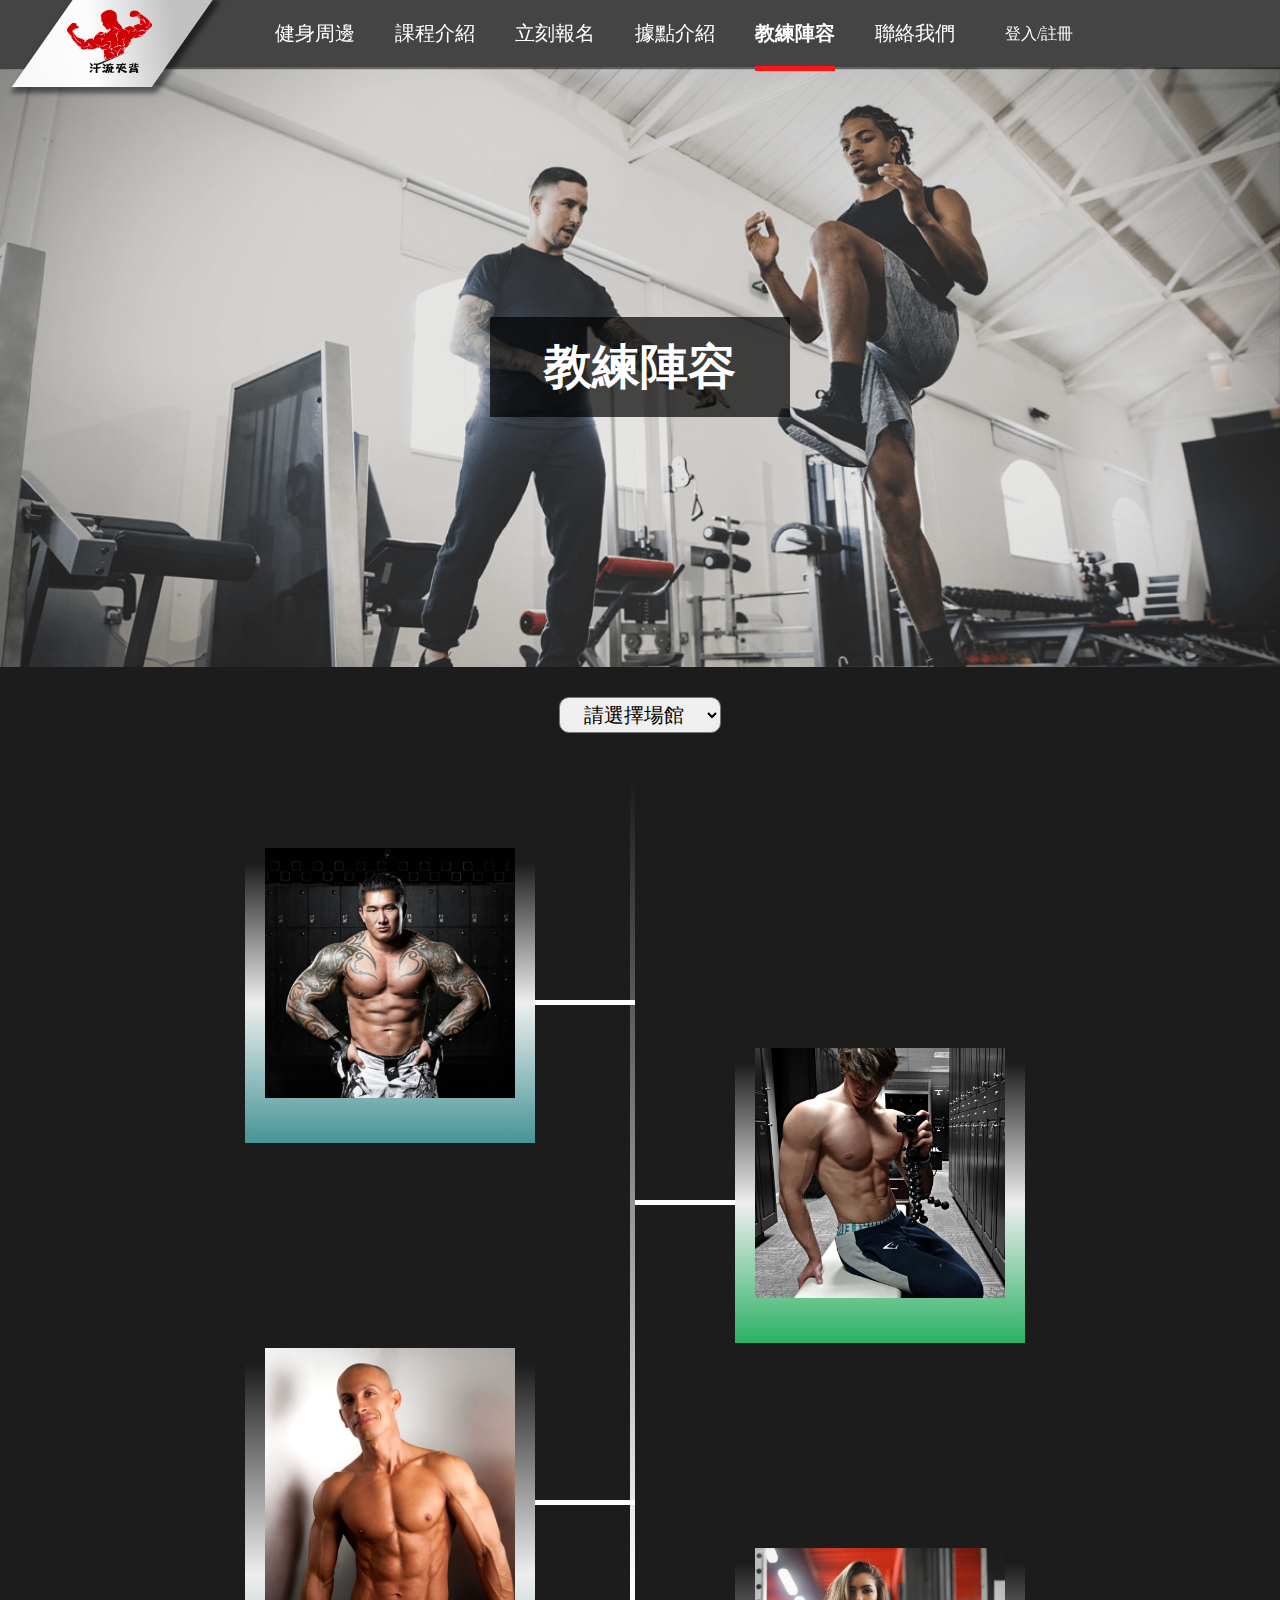
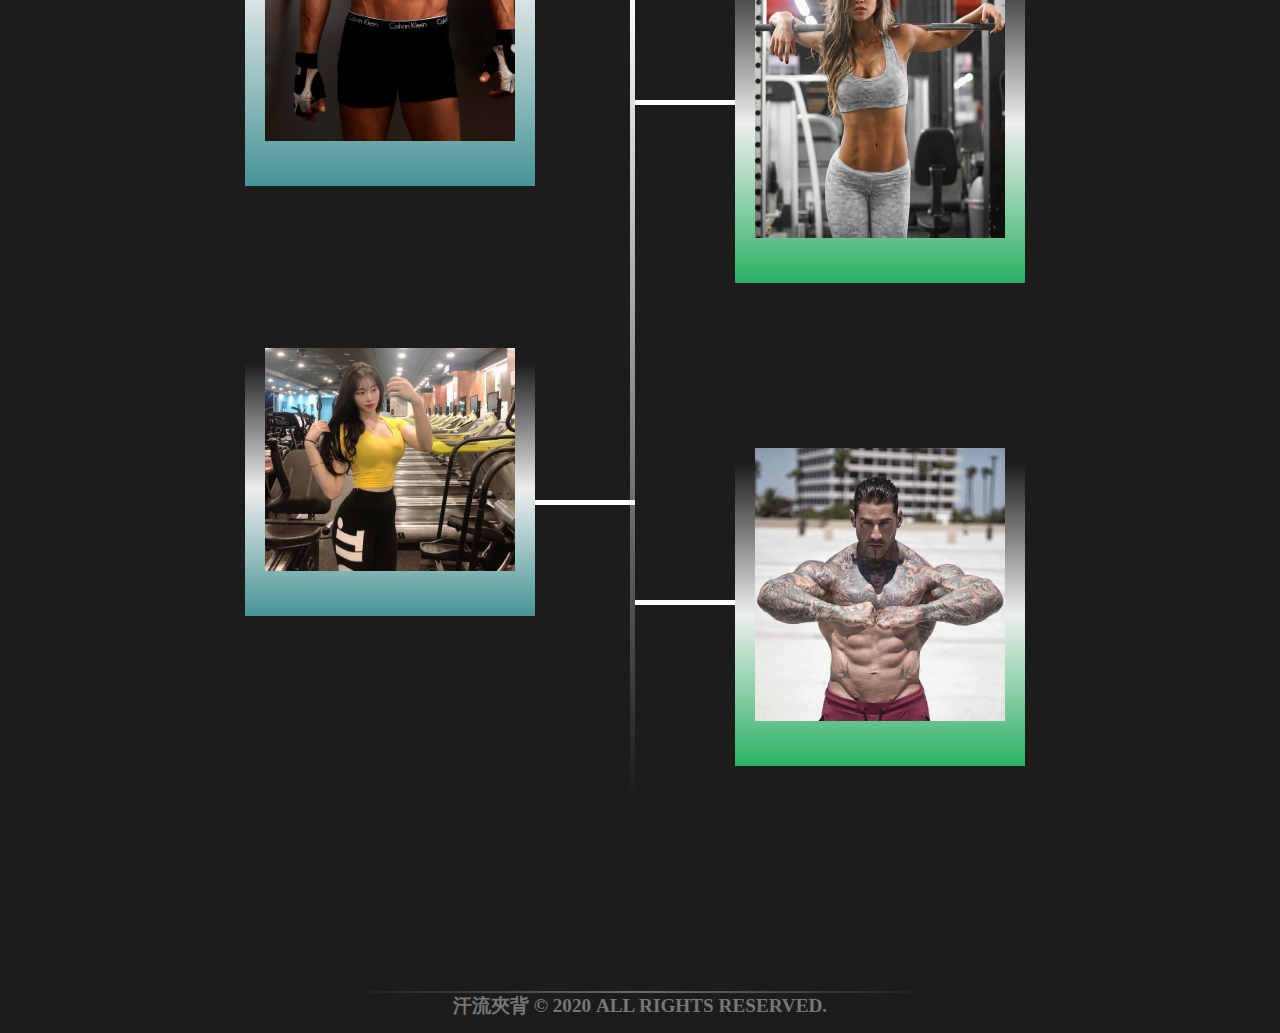
<file: coach.html>
<!DOCTYPE html>
<html lang="en">

<head>
    <meta charset="UTF-8">
    <meta name="viewport" content="width=device-width, initial-scale=1.0">
    <title>汗流夾背-教練陣容</title>
    <link rel="stylesheet" href="https://cdnjs.cloudflare.com/ajax/libs/font-awesome/5.14.0/css/all.min.css"
        integrity="sha512-1PKOgIY59xJ8Co8+NE6FZ+LOAZKjy+KY8iq0G4B3CyeY6wYHN3yt9PW0XpSriVlkMXe40PTKnXrLnZ9+fkDaog=="
        crossorigin="anonymous" />
    <link rel="icon" href="./img/redlogo.png">
    <link rel="stylesheet" href="./css/reset.css">
    <link rel="stylesheet" href="./css/header-footer.css">
    <link rel="stylesheet" href="./css/coach.css">

</head>

<body>
    <header>
        <input type="checkbox" id="checkbox">
        <nav class="nav">
            <a href="./index.html">
                <div class="logo">
                    <img src="./img/redlogo.png" alt="汗流夾背LOGO圖">
                </div>
            </a>
            <div class="list-box">
                <ul class="list">
                    <li><a href="./product.html">健身周邊</a></li>
                    <li><a href="./course.html">課程介紹</a></li>
                    <li><a href="./signup.html">立刻報名</a></li>
                    <li><a href="./location.html">據點介紹</a></li>
                    <li><a href="./coach.html">教練陣容</a></li>
                    <li><a href="./contact.html">聯絡我們</a></li>
                </ul>
                <ul class="login-header">
                    <li><a href="#"><i class="fas fa-shopping-cart"></i></i></a></li>
                    <li><a href="#" class="login-on">登入/註冊</a></li>
                </ul>
            </div>
            <label for="checkbox">
                <span></span>
            </label>
            <div class="list-box-rwd">
                <ul class="list">
                    <li><a href="./product.html">健身周邊</a></li>
                    <li><a href="./course.html">課程介紹</a></li>
                    <li><a href="./signup.html">立刻報名</a></li>
                    <li><a href="./location.html">據點介紹</a></li>
                    <li><a href="./coach.html">教練陣容</a></li>
                    <li><a href="./contact.html">聯絡我們</a></li>
                </ul>
                <ul class="login-header">
                    <li><a href="#"><i class="fas fa-shopping-cart"></i></i></a></li>
                    <li><a href="#" class="login-on">登入/註冊</a></li>
                </ul>
            </div>
        </nav>
    </header>

    <div class="login" id="login-box">
        <div class="login-wrap">
            <div class="login-close" id="login-close"></div>
            <div class="login-tab" id="login-tab">
                <div class="login-left">
                    <h2>登入帳號</h2>
                </div>
                <div class="login-right">
                    <h2>註冊帳號</h2>
                </div>
                <div class="login-bot-line"></div>
            </div>
            <div class="log-box">
                <div class="log login-move">
                    <form>
                        <div class="username">
                            <label for="user"><i class="fas fa-user"></i></label>
                            <input type="text" id="user" placeholder="請輸入帳號" autocomplete="off">
                        </div>
                        <div class="password">
                            <label for="password"><i class="fas fa-lock"></i></label>
                            <input type="password" id="password" placeholder="請輸入密碼">
                        </div>
                        <div class="log-but">
                            <a href="#">忘記密碼</a>
                            <button type="submit">登入</button>
                        </div>
                    </form>
                </div>
                <div class="reg">
                    <form>
                        <div class="name-reg">
                            <label for="name">姓名</label>
                            <input type="text" id="name" placeholder="請輸入姓名">
                        </div>
                        <div class="username-reg">
                            <label for="username">註冊帳號</label>
                            <input type="text" id="username" placeholder="請輸入帳號" autocomplete="off">
                        </div>
                        <div class="password-reg">
                            <label for="password-sign">註冊密碼</label>
                            <input type="password" id="password-sign" placeholder="請輸入密碼">
                            <br>
                            <label for="passwords">確認密碼</label>
                            <input type="password" id="passwords" placeholder="請輸入密碼">
                        </div>
                        <div class="phone">
                            <label for="num">手機號碼</label>
                            <input type="number" id="num" autocomplete="off" placeholder="請輸入手機">
                        </div>



                        <div class="reg-but">
                            <button type="submit">註冊</button>
                        </div>

                    </form>
                </div>
            </div>
        </div>
    </div>

    <div class="banner">
        <div class="banner-txt">
            <h2>教練陣容</h2>
        </div>
    </div>
    <div class="form-wrap">
        <select id="location">
            <option value="0">請選擇場館</option>
            <option value="1">中壢復興店</option>
            <option value="2">新北板橋店</option>
            <option value="3">台北西門店</option>
            <option value="4">台北101店</option>
        </select>
    </div>
    <div class="coach">
        <div class="coach-wrap">
            <div class="col-1">
                <div class="item-hei">
                    <div class="item">
                        <div class="item-pic">
                            <img src="./img/coach/800x_100_w-5ab228b2187ad.jpg" alt="陳之漢">
                        </div>
                        <div class="item-txt">
                            <h2>陳之漢</h2>
                            <p>肌力心肺訓練課程</p>
                            <a href="./signup.html"><button>
                                    立刻報名
                                </button></a>
                        </div>
                    </div>
                </div>
                <div class="item-hei">
                    <div class="item">
                        <div class="item-pic">
                            <img src="./img/coach/f00ee6a64576aaa2350215b1b6502fdc.jpg" alt="弗蘭克">
                        </div>
                        <div class="item-txt">
                            <h2>弗蘭克</h2>
                            <p>飛輪訓練課程</p>
                            <a href="./signup.html"><button>
                                    立刻報名
                                </button></a>
                        </div>
                    </div>
                </div>
                <div class="item-hei">
                    <div class="item">
                        <div class="item-pic">
                            <img src="./img/coach/bb.jpg" alt="金珠仁">
                        </div>
                        <div class="item-txt">
                            <h2>金珠仁</h2>
                            <p>舞蹈課程</p>
                            <a href="./signup.html"><button>
                                    立刻報名
                                </button></a>
                        </div>
                    </div>
                </div>
            </div>
            <div class="col-2">
                <div class="item-hei">
                    <div class="item">
                        <div class="item-pic">
                            <img src="./img/coach/unnamed.jpg" alt="David Laid">
                        </div>
                        <div class="item-txt">
                            <h2>David Laid</h2>
                            <p>體能訓練課程</p>
                            <a href="./signup.html"><button>
                                    立刻報名
                                </button></a>
                        </div>
                    </div>
                </div>
                <div class="item-hei">
                    <div class="item">
                        <div class="item-pic">
                            <img src="./img/coach/aa.png" alt="Anllela Sagra">
                        </div>
                        <div class="item-txt">
                            <h2>Anllela Sagra</h2>
                            <p>瑜珈課程</p>
                            <a href="./signup.html"><button>
                                    立刻報名
                                </button></a>
                        </div>
                    </div>
                </div>
                <div class="item-hei">
                    <div class="item">
                        <div class="item-pic">
                            <img src="./img/coach/0Jpccl372p.jpeg" alt="麥可·基瓦尼亞">
                        </div>
                        <div class="item-txt">
                            <h2>麥可·基瓦尼亞</h2>
                            <p>綜合格鬥課程</p>
                            <a href="./signup.html"><button>
                                    立刻報名
                                </button></a>
                        </div>
                    </div>
                </div>
            </div>
        </div>
    </div>


    <footer>
        <div class="copyright">
            <div class="footer-icon">
                <a href="https://www.instagram.com/"><i class="fab fa-instagram"></i></a>
                <a href="https://www.facebook.com/"><i class="fab fa-facebook-square"></i></a>
                <a href="https://www.youtube.com/"><i class="fab fa-youtube"></i></a>
            </div>
            <h4>汗流夾背 &copy; 2020 ALL RIGHTS RESERVED.</h4>
        </div>
    </footer>


    <!-- RWD -->
    <script>
        var menuBtn = document.querySelector('#checkbox');
        var menu = document.querySelector('.nav > .list-box-rwd');
        var label = document.querySelector('.nav > label');
        menuBtn.addEventListener('click', function () {
            menu.classList.toggle('list-slide');
            label.classList.toggle('label-active');


        });


    </script>
    <!-- 登入 -->
    <script>
        var login = document.querySelectorAll('.login-on');
        var box = document.querySelector('#login-box');
        var x = document.querySelector('#login-close');
        var logW = document.querySelector('.login-wrap');

        for (let i = 0; i < login.length; i++) {
            login[i].addEventListener('click', function () {

                box.style.display = "flex";
                // logW.classList.add('login-active');
                x.addEventListener('click', function () {
                    box.style.display = "none";
                    // logW.classList.remove('login-active');
                })
            });
        }
        var logs = document.querySelectorAll('#login-tab > div');
        var regs = document.querySelectorAll('.log-box > div');
        var line = document.querySelector('.login-bot-line');
        var logTabindex = 0;
        for (let i = 0; i < logs.length; i++) {
            logs[i].addEventListener('click', function () {
                regs[logTabindex].classList.remove('login-move');

                logTabindex = i;

                regs[logTabindex].classList.add('login-move');
                if (i > 0) {
                    line.classList.add('line');
                } else {
                    line.classList.remove('line');
                }
            })
        }


    </script>

</body>

</html>
</file>
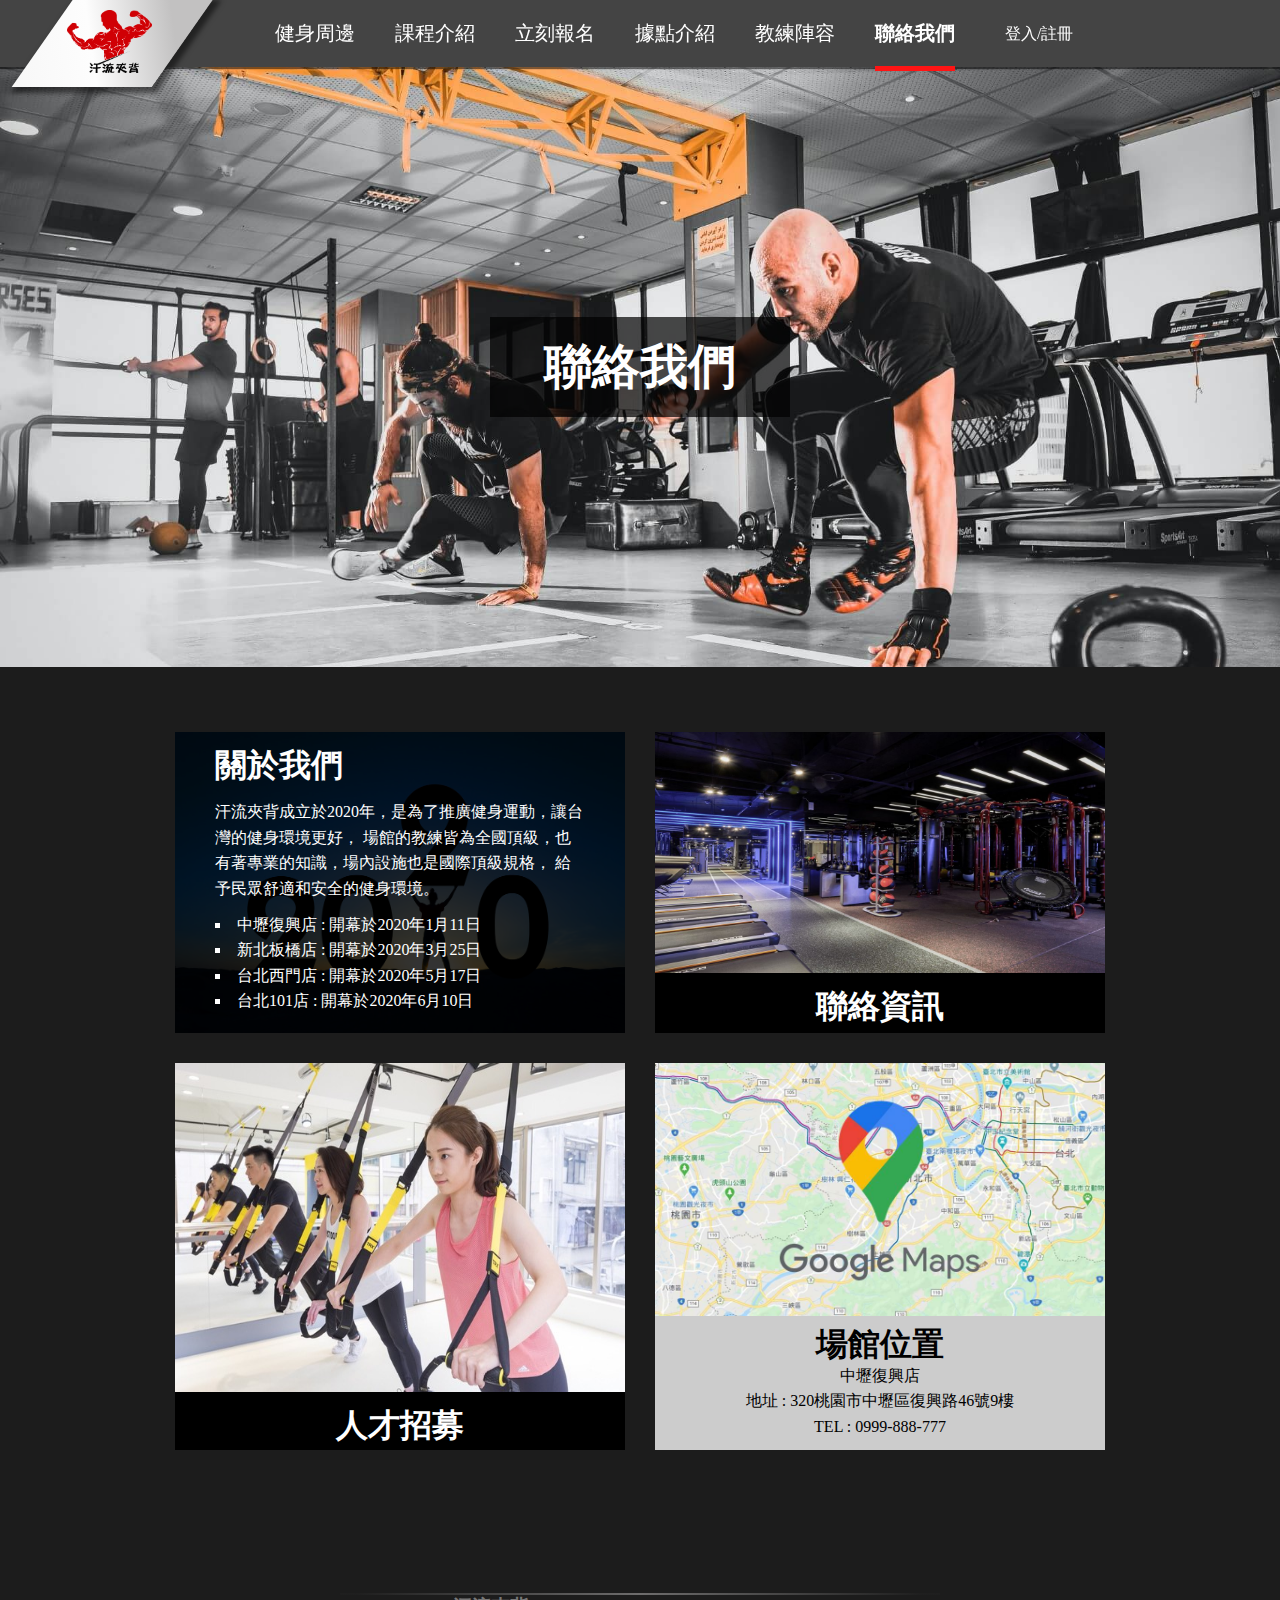
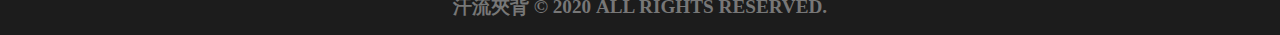
<file: contact.html>
<!DOCTYPE html>
<html lang="en">

<head>
    <meta charset="UTF-8">
    <meta name="viewport" content="width=device-width, initial-scale=1.0">
    <title>汗流夾背-聯絡我們</title>
    <link rel="stylesheet" href="https://cdnjs.cloudflare.com/ajax/libs/font-awesome/5.14.0/css/all.min.css"
        integrity="sha512-1PKOgIY59xJ8Co8+NE6FZ+LOAZKjy+KY8iq0G4B3CyeY6wYHN3yt9PW0XpSriVlkMXe40PTKnXrLnZ9+fkDaog=="
        crossorigin="anonymous" />
    <link rel="icon" href="./img/redlogo.png">
    <link rel="stylesheet" href="./css/reset.css">
    <link rel="stylesheet" href="./css/header-footer.css">
    <link rel="stylesheet" href="./css/contact.css">

</head>

<body>
    <header>
        <input type="checkbox" id="checkbox">
        <nav class="nav">
            <a href="./index.html">
                <div class="logo">
                    <img src="./img/redlogo.png" alt="汗流夾背LOGO圖">
                </div>
            </a>
            <div class="list-box">
                <ul class="list">
                    <li><a href="./product.html">健身周邊</a></li>
                    <li><a href="./course.html">課程介紹</a></li>
                    <li><a href="./signup.html">立刻報名</a></li>
                    <li><a href="./location.html">據點介紹</a></li>
                    <li><a href="./coach.html">教練陣容</a></li>
                    <li><a href="./contact.html">聯絡我們</a></li>
                </ul>
                <ul class="login-header">
                    <li><a href="#"><i class="fas fa-shopping-cart"></i></i></a></li>
                    <li><a href="#" class="login-on">登入/註冊</a></li>
                </ul>
            </div>
            <label for="checkbox">
                <span></span>
            </label>
            <div class="list-box-rwd">
                <ul class="list">
                    <li><a href="./product.html">健身周邊</a></li>
                    <li><a href="./course.html">課程介紹</a></li>
                    <li><a href="./signup.html">立刻報名</a></li>
                    <li><a href="./location.html">據點介紹</a></li>
                    <li><a href="./coach.html">教練陣容</a></li>
                    <li><a href="./contact.html">聯絡我們</a></li>
                </ul>
                <ul class="login-header">
                    <li><a href="#"><i class="fas fa-shopping-cart"></i></i></a></li>
                    <li><a href="#" class="login-on">登入/註冊</a></li>
                </ul>
            </div>
        </nav>
    </header>

    <div class="login" id="login-box">
        <div class="login-wrap">
            <div class="login-close" id="login-close"></div>
            <div class="login-tab" id="login-tab">
                <div class="login-left">
                    <h2>登入帳號</h2>
                </div>
                <div class="login-right">
                    <h2>註冊帳號</h2>
                </div>
                <div class="login-bot-line"></div>
            </div>
            <div class="log-box">
                <div class="log login-move">
                    <form>
                        <div class="username">
                            <label for="user"><i class="fas fa-user"></i></label>
                            <input type="text" id="user" placeholder="請輸入帳號" autocomplete="off">
                        </div>
                        <div class="password">
                            <label for="password"><i class="fas fa-lock"></i></label>
                            <input type="password" id="password" placeholder="請輸入密碼">
                        </div>
                        <div class="log-but">
                            <a href="#">忘記密碼</a>
                            <button type="submit">登入</button>
                        </div>
                    </form>
                </div>
                <div class="reg">
                    <form>
                        <div class="name-reg">
                            <label for="name">姓名</label>
                            <input type="text" id="name" placeholder="請輸入姓名">
                        </div>
                        <div class="username-reg">
                            <label for="username">註冊帳號</label>
                            <input type="text" id="username" placeholder="請輸入帳號" autocomplete="off">
                        </div>
                        <div class="password-reg">
                            <label for="password-sign">註冊密碼</label>
                            <input type="password" id="password-sign" placeholder="請輸入密碼">
                            <br>
                            <label for="passwords">確認密碼</label>
                            <input type="password" id="passwords" placeholder="請輸入密碼">
                        </div>
                        <div class="phone">
                            <label for="num">手機號碼</label>
                            <input type="number" id="num" autocomplete="off" placeholder="請輸入手機">
                        </div>



                        <div class="reg-but">
                            <button type="submit">註冊</button>
                        </div>

                    </form>
                </div>
            </div>
        </div>
    </div>

    <div class="banner">
        <div class="banner-txt">
            <h2>聯絡我們</h2>
        </div>
    </div>
    <div class="contact">
        <div class="contact-wrap">
            <div class="item">
                <div class="item-pic">
                    <img src="./img/2020.jpg" alt="關於我們圖">
                </div>
                <div class="item-txt">
                    <h2>關於我們</h2>
                    <p>汗流夾背成立於2020年，是為了推廣健身運動，讓台灣的健身環境更好，
                        場館的教練皆為全國頂級，也有著專業的知識，場內設施也是國際頂級規格，
                        給予民眾舒適和安全的健身環境。
                    </p>
                    <ul>
                        <li>中壢復興店 : 開幕於2020年1月11日</li>
                        <li>新北板橋店 : 開幕於2020年3月25日</li>
                        <li>台北西門店 : 開幕於2020年5月17日</li>
                        <li>台北101店 : 開幕於2020年6月10日</li>

                    </ul>

                </div>
            </div>
            <div class="item">
                <div class="item-pic">
                    <img src="./img/contact.jpg" alt="聯絡資訊圖">
                </div>
                <div class="item-txt">
                    <h2>聯絡資訊</h2>
                    <p>各場館連絡電話</p>
                    <p>中壢復興店 : 0999-888-777</p>
                    <p>新北板橋店 : 0999-888-777</p>
                    <p>台北西門店 : 0999-888-777</p>
                    <p>台北101店 : 0999-888-777</p>

                </div>
            </div>
            <div class="item">
                <div class="item-pic">
                    <img src="./img/GYM-1.jpg" alt="人才招募圖">
                </div>
                <div class="item-txt">
                    <h2>人才招募</h2>
                    <p>招募條件</p>
                    <p>喜好運動，對運動有高度熱忱，
                        有活力，善與人溝通，喜歡表現自我，
                        無經驗亦可，本公司將提供培訓</p>
                    <p>留下聯絡資訊，我們將盡快與您聯繫</p>
                    <a href="#"><button>
                            填寫資料
                        </button></a>
                </div>
            </div>
            <div class="item">
                <div class="item-pic">
                    <img src="./img/Google-Map.jpg" alt="map">
                </div>
                <div class="item-txt">
                    <h2>場館位置</h2>
                    <p>中壢復興店</p>
                    <p>地址 : 320桃園市中壢區復興路46號9樓</p>
                    <p>TEL : 0999-888-777</p>
                </div>
            </div>
        </div>
    </div>


    <footer>
        <div class="copyright">
            <div class="footer-icon">
                <a href="https://www.instagram.com/"><i class="fab fa-instagram"></i></a>
                <a href="https://www.facebook.com/"><i class="fab fa-facebook-square"></i></a>
                <a href="https://www.youtube.com/"><i class="fab fa-youtube"></i></a>
            </div>
            <h4>汗流夾背 &copy; 2020 ALL RIGHTS RESERVED.</h4>
        </div>
    </footer>

    <script> </script>


    <!-- RWD -->
    <script>
        var menuBtn = document.querySelector('#checkbox');
        var menu = document.querySelector('.nav > .list-box-rwd');
        var label = document.querySelector('.nav > label');
        menuBtn.addEventListener('click', function () {
            menu.classList.toggle('list-slide');
            label.classList.toggle('label-active');


        });


    </script>
    <!-- 登入 -->
    <script>
        var login = document.querySelectorAll('.login-on');
        var box = document.querySelector('#login-box');
        var x = document.querySelector('#login-close');
        var logW = document.querySelector('.login-wrap');

        for (let i = 0; i < login.length; i++) {
            login[i].addEventListener('click', function () {

                box.style.display = "flex";
                // logW.classList.add('login-active');
                x.addEventListener('click', function () {
                    box.style.display = "none";
                    // logW.classList.remove('login-active');
                })
            });
        }
        var logs = document.querySelectorAll('#login-tab > div');
        var regs = document.querySelectorAll('.log-box > div');
        var line = document.querySelector('.login-bot-line');
        var logTabindex = 0;
        for (let i = 0; i < logs.length; i++) {
            logs[i].addEventListener('click', function () {
                regs[logTabindex].classList.remove('login-move');

                logTabindex = i;

                regs[logTabindex].classList.add('login-move');
                if (i > 0) {
                    line.classList.add('line');
                } else {
                    line.classList.remove('line');
                }
            })
        }


    </script>
</body>

</html>
</file>
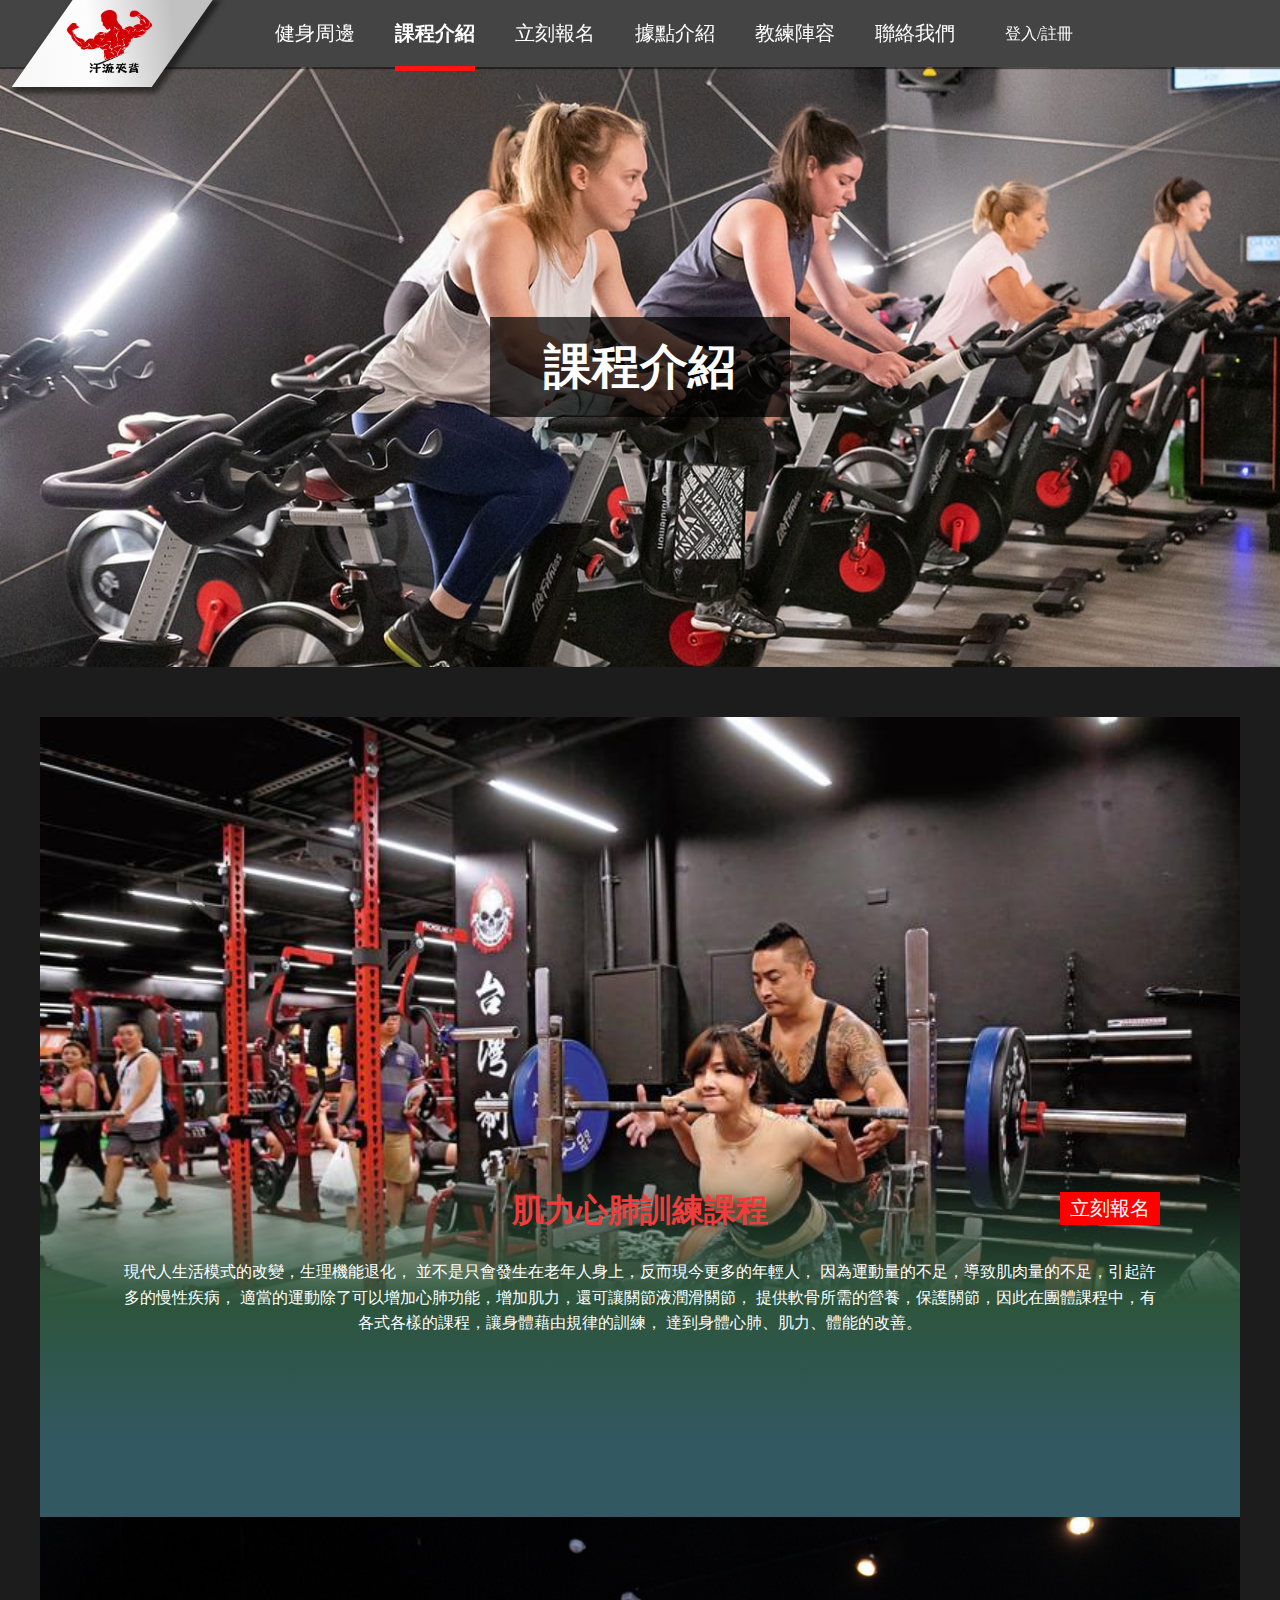
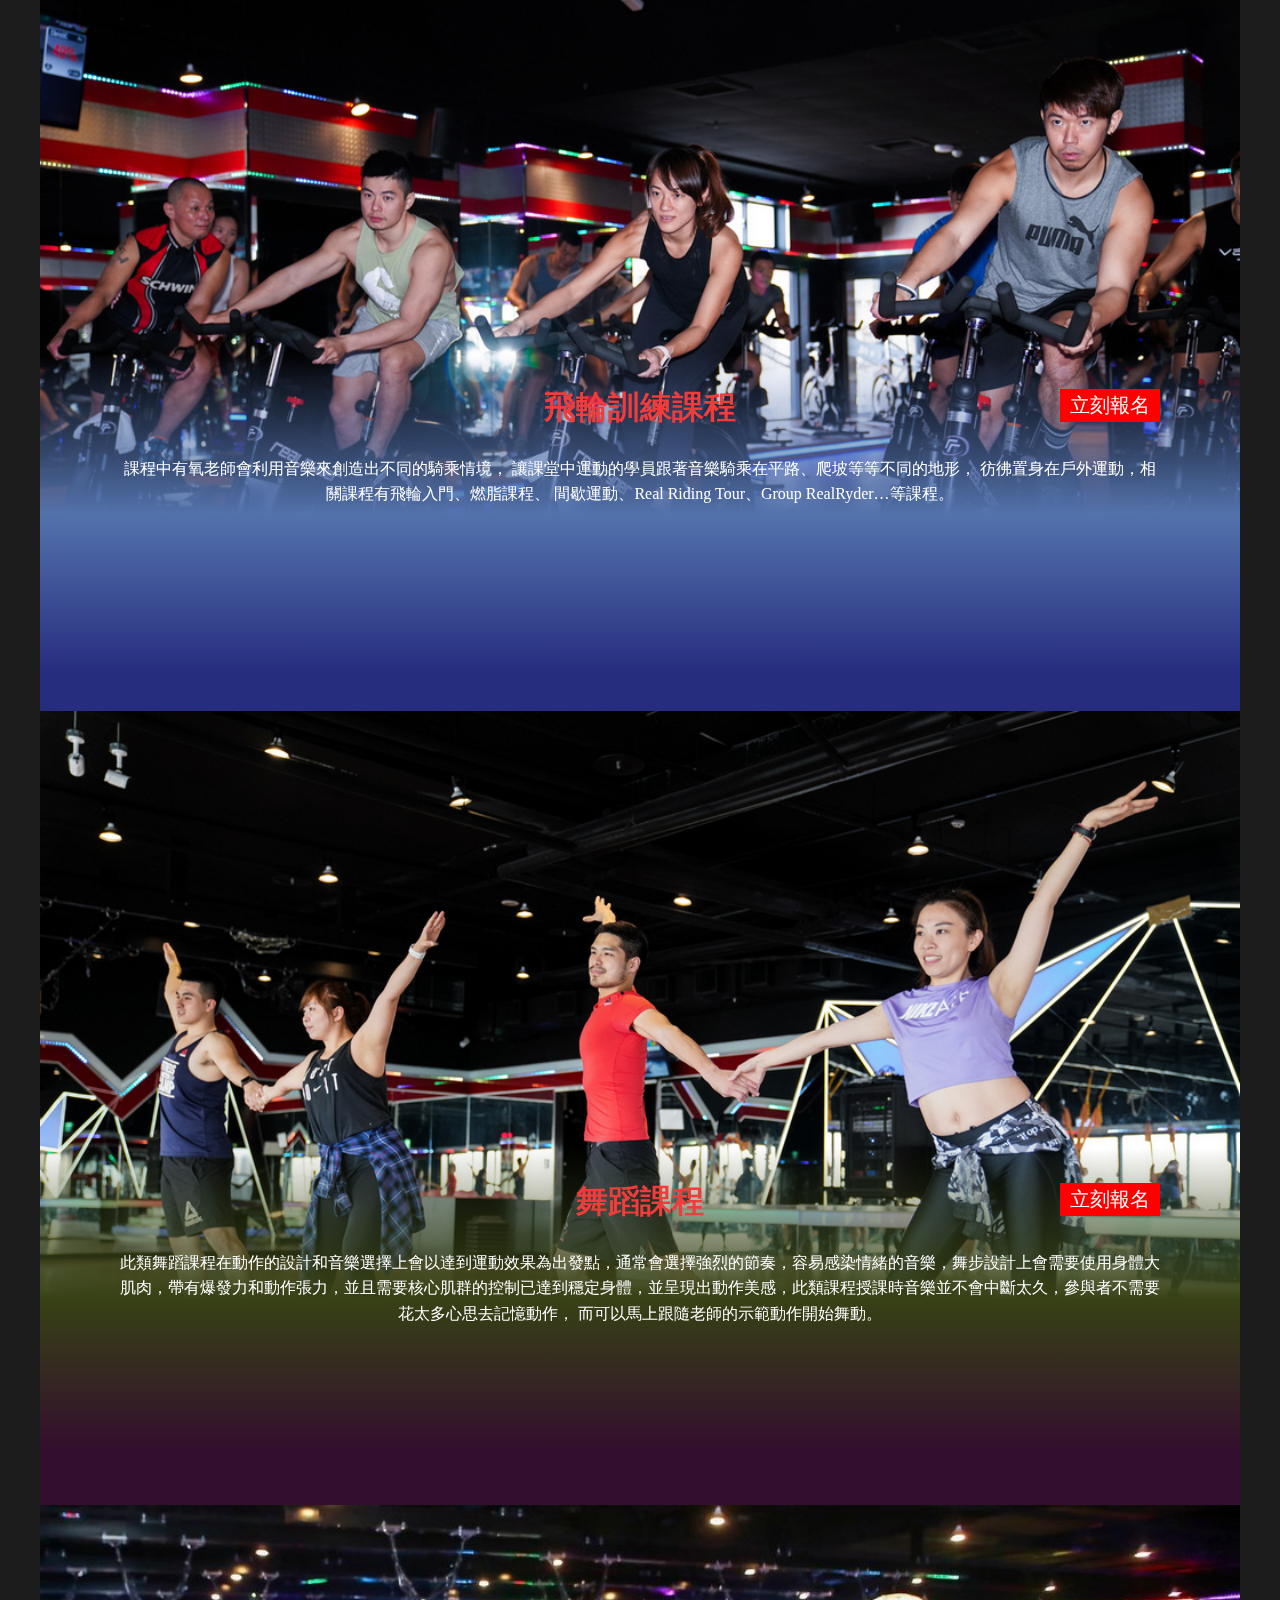
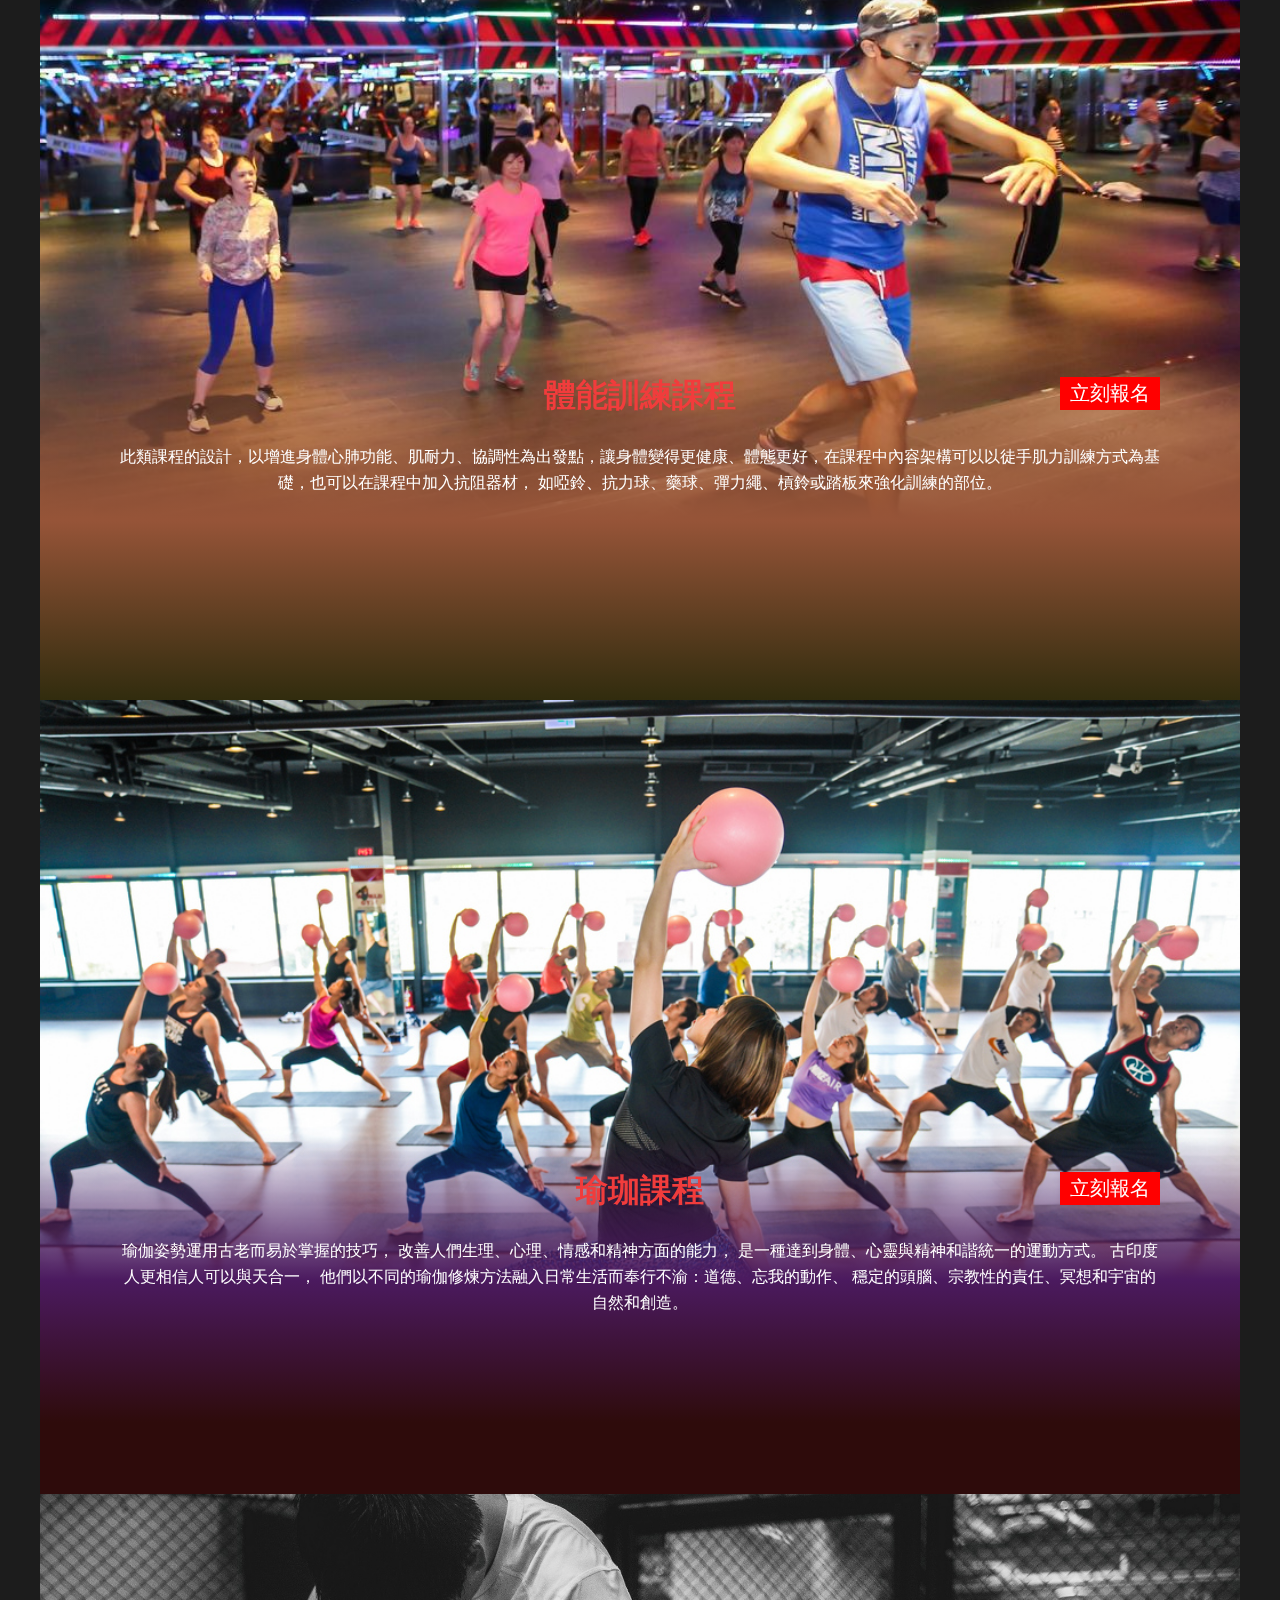
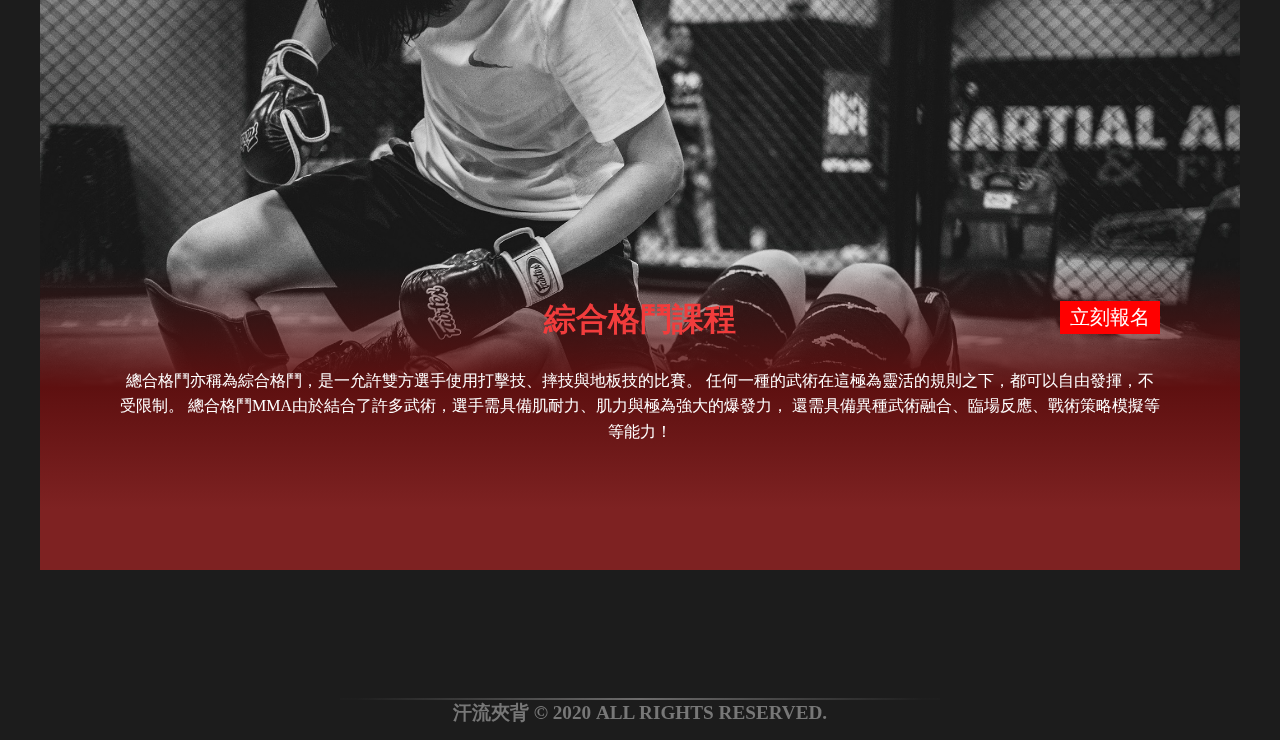
<file: course.html>
<!DOCTYPE html>
<html lang="en">

<head>
    <meta charset="UTF-8" />
    <meta name="viewport" content="width=device-width, initial-scale=1.0" />
    <title>汗流夾背-課程介紹</title>
    <link rel="stylesheet" href="https://cdnjs.cloudflare.com/ajax/libs/font-awesome/5.14.0/css/all.min.css"
        integrity="sha512-1PKOgIY59xJ8Co8+NE6FZ+LOAZKjy+KY8iq0G4B3CyeY6wYHN3yt9PW0XpSriVlkMXe40PTKnXrLnZ9+fkDaog=="
        crossorigin="anonymous" />
    <link rel="icon" href="./img/redlogo.png">
    <link rel="stylesheet" href="./css/reset.css">
    <link rel="stylesheet" href="./css/header-footer.css">
    <link rel="stylesheet" href="./css/course.css">
</head>

<body>
    <header>
        <input type="checkbox" id="checkbox">
        <nav class="nav">
            <a href="./index.html">
                <div class="logo">
                    <img src="./img/redlogo.png" alt="汗流夾背LOGO圖">
                </div>
            </a>
            <div class="list-box">
                <ul class="list">
                    <li><a href="./product.html">健身周邊</a></li>
                    <li><a href="./course.html">課程介紹</a></li>
                    <li><a href="./signup.html">立刻報名</a></li>
                    <li><a href="./location.html">據點介紹</a></li>
                    <li><a href="./coach.html">教練陣容</a></li>
                    <li><a href="./contact.html">聯絡我們</a></li>
                </ul>
                <ul class="login-header">
                    <li><a href="#"><i class="fas fa-shopping-cart"></i></i></a></li>
                    <li><a href="#" class="login-on">登入/註冊</a></li>
                </ul>
            </div>
            <label for="checkbox">
                <span></span>
            </label>
            <div class="list-box-rwd">
                <ul class="list">
                    <li><a href="./product.html">健身周邊</a></li>
                    <li><a href="./course.html">課程介紹</a></li>
                    <li><a href="./signup.html">立刻報名</a></li>
                    <li><a href="./location.html">據點介紹</a></li>
                    <li><a href="./coach.html">教練陣容</a></li>
                    <li><a href="./contact.html">聯絡我們</a></li>
                </ul>
                <ul class="login-header">
                    <li><a href="#"><i class="fas fa-shopping-cart"></i></i></a></li>
                    <li><a href="#" class="login-on">登入/註冊</a></li>
                </ul>
            </div>
        </nav>
    </header>


    <div class="login" id="login-box">
        <div class="login-wrap">
            <div class="login-close" id="login-close"></div>
            <div class="login-tab" id="login-tab">
                <div class="login-left">
                    <h2>登入帳號</h2>
                </div>
                <div class="login-right">
                    <h2>註冊帳號</h2>
                </div>
                <div class="login-bot-line"></div>
            </div>
            <div class="log-box">
                <div class="log login-move">
                    <form>
                        <div class="username">
                            <label for="user"><i class="fas fa-user"></i></label>
                            <input type="text" id="user" placeholder="請輸入帳號" autocomplete="off">
                        </div>
                        <div class="password">
                            <label for="password"><i class="fas fa-lock"></i></label>
                            <input type="password" id="password" placeholder="請輸入密碼">
                        </div>
                        <div class="log-but">
                            <a href="#">忘記密碼</a>
                            <button type="submit">登入</button>
                        </div>
                    </form>
                </div>
                <div class="reg">
                    <form>
                        <div class="name-reg">
                            <label for="name">姓名</label>
                            <input type="text" id="name" placeholder="請輸入姓名">
                        </div>
                        <div class="username-reg">
                            <label for="username">註冊帳號</label>
                            <input type="text" id="username" placeholder="請輸入帳號" autocomplete="off">
                        </div>
                        <div class="password-reg">
                            <label for="password-sign">註冊密碼</label>
                            <input type="password" id="password-sign" placeholder="請輸入密碼">
                            <br>
                            <label for="passwords">確認密碼</label>
                            <input type="password" id="passwords" placeholder="請輸入密碼">
                        </div>
                        <div class="phone">
                            <label for="num">手機號碼</label>
                            <input type="number" id="num" autocomplete="off" placeholder="請輸入手機">
                        </div>



                        <div class="reg-but">
                            <button type="submit">註冊</button>
                        </div>

                    </form>
                </div>
            </div>
        </div>
    </div>


    <div class="banner">
        <div class="banner-txt">
            <h2>課程介紹</h2>
        </div>
    </div>
    <div class="course">
        <div class="course-wrap">
            <div class="item">
                <div class="item-pic">
                    <img src="./img/GYM-2.jpg" alt="肌力心肺訓練圖">
                </div>
                <div class="item-txt">
                    <h2>肌力心肺訓練課程</h2>
                    <p>
                        現代人生活模式的改變，生理機能退化，
                        並不是只會發生在老年人身上，反而現今更多的年輕人，
                        因為運動量的不足，導致肌肉量的不足，引起許多的慢性疾病，
                        適當的運動除了可以增加心肺功能，增加肌力，還可讓關節液潤滑關節，
                        提供軟骨所需的營養，保護關節，因此在團體課程中，有各式各樣的課程，讓身體藉由規律的訓練，
                        達到身體心肺、肌力、體能的改善。
                    </p>
                    <a href="./signup.html"><button>
                            立刻報名
                        </button></a>
                </div>
            </div>
            <div class="item">
                <div class="item-pic">
                    <img src="./img/FLY.jpg" alt="飛輪訓練圖">
                </div>
                <div class="item-txt">
                    <h2>飛輪訓練課程</h2>
                    <p>課程中有氧老師會利用音樂來創造出不同的騎乘情境，
                        讓課堂中運動的學員跟著音樂騎乘在平路、爬坡等等不同的地形，
                        彷彿置身在戶外運動，相關課程有飛輪入門、燃脂課程、
                        間歇運動、Real Riding Tour、Group RealRyder…等課程。
                    </p>
                    <a href="./signup.html"><button>
                            立刻報名
                        </button></a>
                </div>
            </div>
            <div class="item">
                <div class="item-pic">
                    <img src="./img/DANCE1.jpg" alt="舞蹈課程圖">
                </div>
                <div class="item-txt">
                    <h2>舞蹈課程</h2>
                    <p>此類舞蹈課程在動作的設計和音樂選擇上會以達到運動效果為出發點，通常會選擇強烈的節奏，容易感染情緒的音樂，舞步設計上會需要使用身體大肌肉，帶有爆發力和動作張力，並且需要核心肌群的控制已達到穩定身體，並呈現出動作美感，此類課程授課時音樂並不會中斷太久，參與者不需要花太多心思去記憶動作，
                        而可以馬上跟隨老師的示範動作開始舞動。
                    </p>
                    <a href="./signup.html"><button>
                            立刻報名
                        </button></a>
                </div>
            </div>
            <div class="item">
                <div class="item-pic">
                    <img src="./img/ddd.jpg" alt="">
                </div>
                <div class="item-txt">
                    <h2>體能訓練課程</h2>
                    <p>此類課程的設計，以增進身體心肺功能、肌耐力、協調性為出發點，讓身體變得更健康、體態更好，在課程中內容架構可以以徒手肌力訓練方式為基礎，也可以在課程中加入抗阻器材，
                        如啞鈴、抗力球、藥球、彈力繩、槓鈴或踏板來強化訓練的部位。
                    </p>
                    <a href="./signup.html"><button>
                            立刻報名
                        </button></a>
                </div>
            </div>
            <div class="item">
                <div class="item-pic">
                    <img src="./img/yu.jpg" alt="瑜珈課程圖">
                </div>
                <div class="item-txt">
                    <h2>瑜珈課程</h2>
                    <p>瑜伽姿勢運用古老而易於掌握的技巧，
                        改善人們生理、心理、情感和精神方面的能力，
                        是一種達到身體、心靈與精神和諧統一的運動方式。
                        古印度人更相信人可以與天合一，
                        他們以不同的瑜伽修煉方法融入日常生活而奉行不渝：道德、忘我的動作、
                        穩定的頭腦、宗教性的責任、冥想和宇宙的自然和創造。
                    </p>
                    <a href="./signup.html"><button>
                            立刻報名
                        </button></a>
                </div>
            </div>
            <div class="item">
                <div class="item-pic">
                    <img src="./img/MMA.jpg" alt="綜合格鬥圖">
                </div>
                <div class="item-txt">
                    <h2>綜合格鬥課程</h2>
                    <p>總合格鬥亦稱為綜合格鬥，是一允許雙方選手使用打擊技、摔技與地板技的比賽。
                        任何一種的武術在這極為靈活的規則之下，都可以自由發揮，不受限制。
                        總合格鬥MMA由於結合了許多武術，選手需具備肌耐力、肌力與極為強大的爆發力，
                        還需具備異種武術融合、臨場反應、戰術策略模擬等等能力！
                    </p>
                    <a href="./signup.html"><button>
                            立刻報名
                        </button></a>
                </div>
            </div>
        </div>
    </div>


    <footer>
        <div class="copyright">
            <div class="footer-icon">
                <a href="https://www.instagram.com/"><i class="fab fa-instagram"></i></a>
                <a href="https://www.facebook.com/"><i class="fab fa-facebook-square"></i></a>
                <a href="https://www.youtube.com/"><i class="fab fa-youtube"></i></a>
            </div>
            <h4>汗流夾背 &copy; 2020 ALL RIGHTS RESERVED.</h4>
        </div>
    </footer>



    <!-- RWD -->
    <script>
        var menuBtn = document.querySelector('#checkbox');
        var menu = document.querySelector('.nav > .list-box-rwd');
        var label = document.querySelector('.nav > label');
        menuBtn.addEventListener('click', function () {
            menu.classList.toggle('list-slide');
            label.classList.toggle('label-active');


        });


    </script>
    <!-- 登入 -->
    <script>
        var login = document.querySelectorAll('.login-on');
        var box = document.querySelector('#login-box');
        var x = document.querySelector('#login-close');
        var logW = document.querySelector('.login-wrap');

        for (let i = 0; i < login.length; i++) {
            login[i].addEventListener('click', function () {

                box.style.display = "flex";
                // logW.classList.add('login-active');
                x.addEventListener('click', function () {
                    box.style.display = "none";
                    // logW.classList.remove('login-active');
                })
            });
        }
        var logs = document.querySelectorAll('#login-tab > div');
        var regs = document.querySelectorAll('.log-box > div');
        var line = document.querySelector('.login-bot-line');
        var logTabindex = 0;
        for (let i = 0; i < logs.length; i++) {
            logs[i].addEventListener('click', function () {
                regs[logTabindex].classList.remove('login-move');

                logTabindex = i;

                regs[logTabindex].classList.add('login-move');
                if (i > 0) {
                    line.classList.add('line');
                } else {
                    line.classList.remove('line');
                }
            })
        }

    </script>

</body>

</html>
</file>
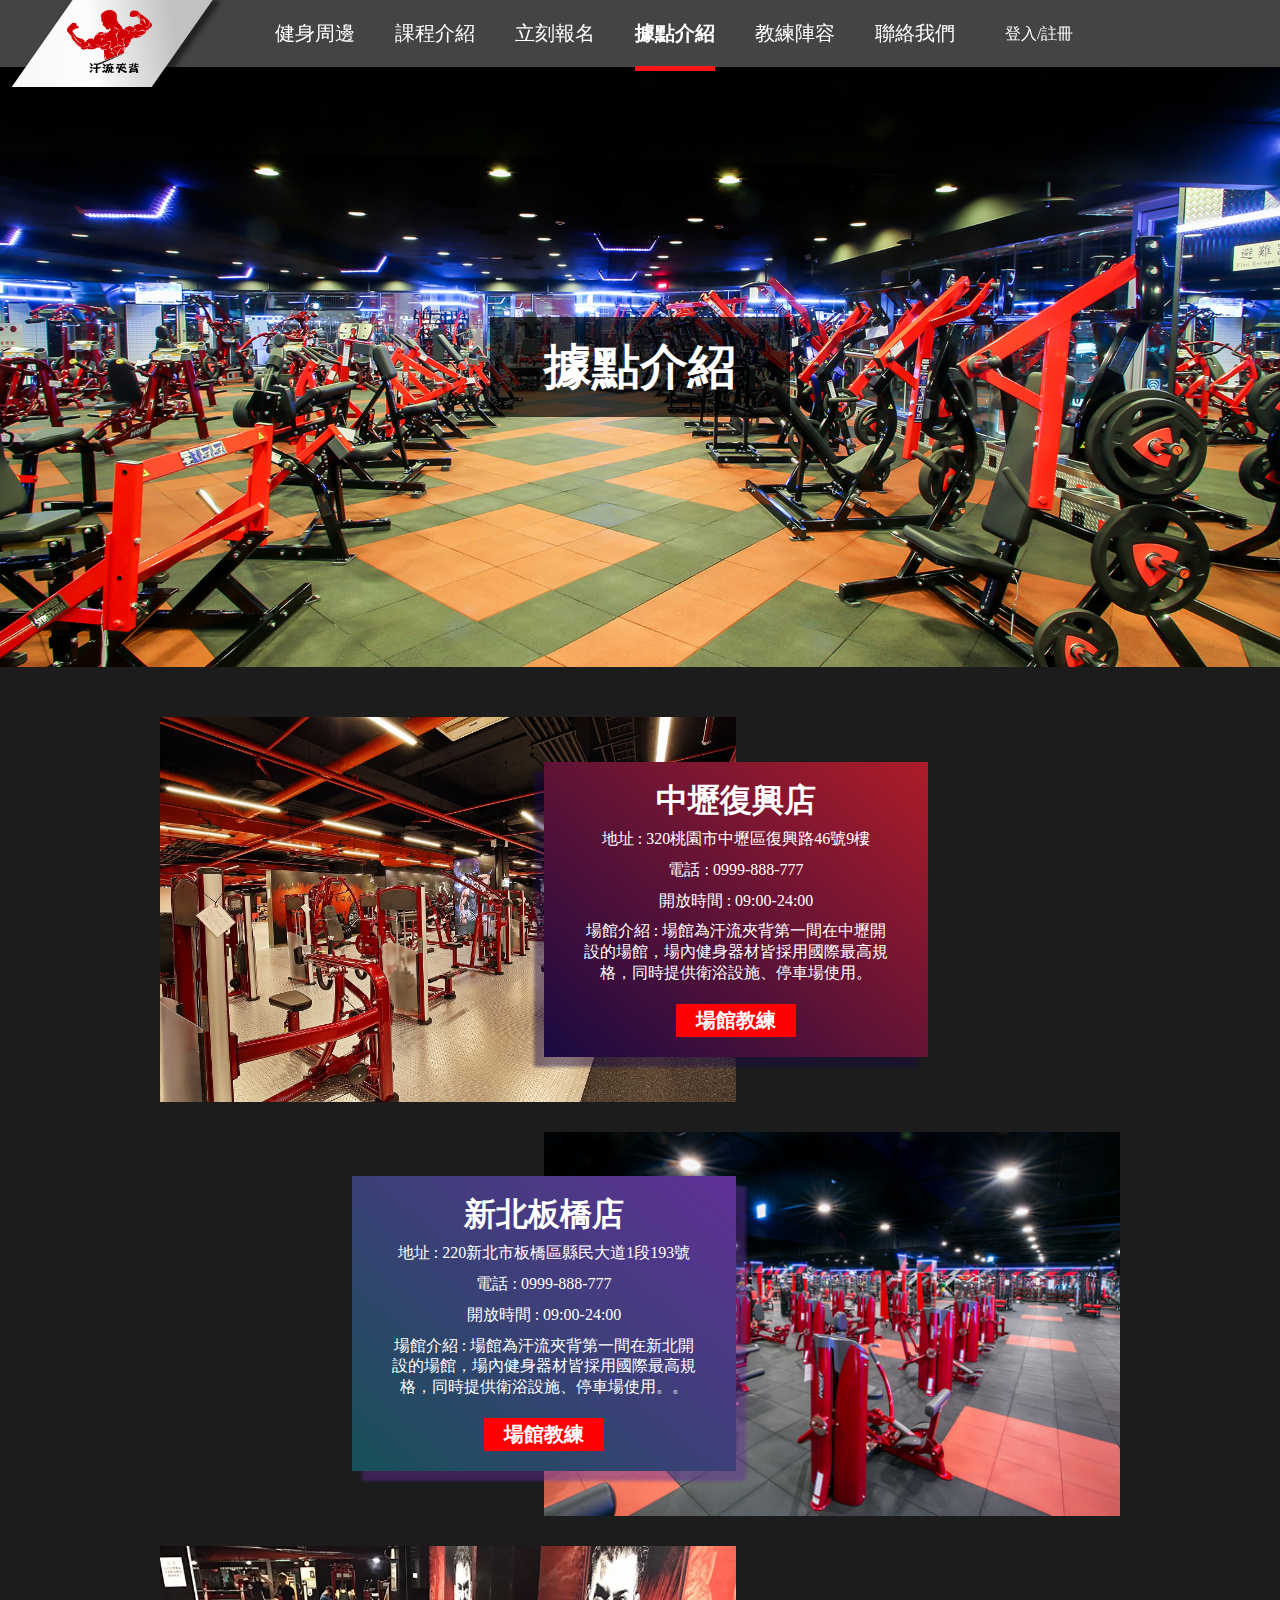
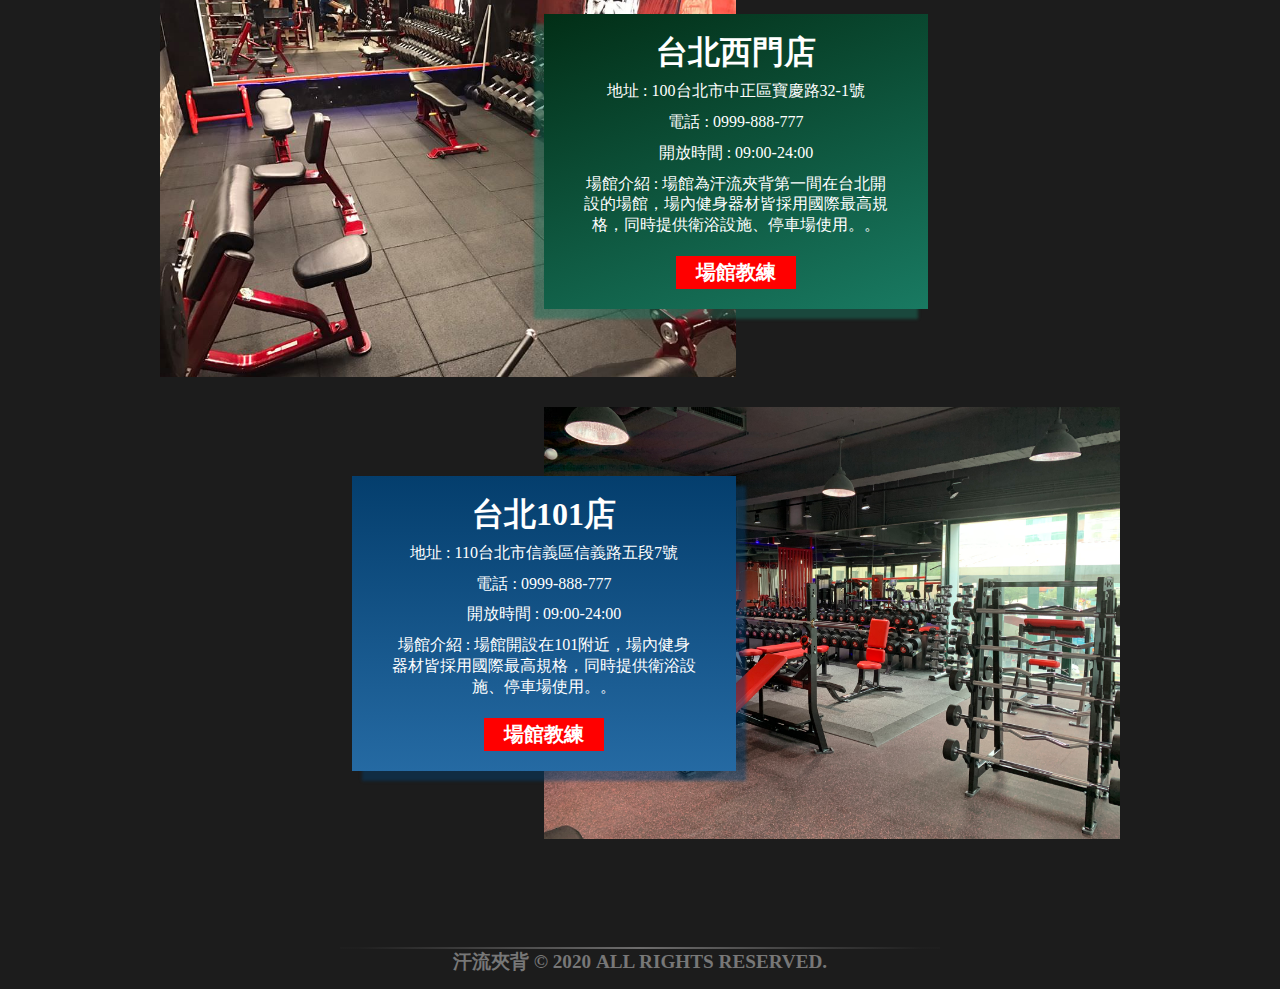
<file: location.html>
<!DOCTYPE html>
<html lang="en">

<head>
    <meta charset="UTF-8" />
    <meta name="viewport" content="width=device-width, initial-scale=1.0" />
    <title>汗流夾背-據點介紹</title>
    <link rel="stylesheet" href="https://cdnjs.cloudflare.com/ajax/libs/font-awesome/5.14.0/css/all.min.css"
        integrity="sha512-1PKOgIY59xJ8Co8+NE6FZ+LOAZKjy+KY8iq0G4B3CyeY6wYHN3yt9PW0XpSriVlkMXe40PTKnXrLnZ9+fkDaog=="
        crossorigin="anonymous" />
    <link rel="icon" href="./img/redlogo.png">
    <link rel="stylesheet" href="./css/reset.css">
    <link rel="stylesheet" href="./css/header-footer.css">
    <link rel="stylesheet" href="./css/location.css">
</head>

<body>
    <header>
        <input type="checkbox" id="checkbox">
        <nav class="nav">
            <a href="./index.html">
                <div class="logo">
                    <img src="./img/redlogo.png" alt="汗流夾背LOGO圖">
                </div>
            </a>
            <div class="list-box">
                <ul class="list">
                    <li><a href="./product.html">健身周邊</a></li>
                    <li><a href="./course.html">課程介紹</a></li>
                    <li><a href="./signup.html">立刻報名</a></li>
                    <li><a href="./location.html">據點介紹</a></li>
                    <li><a href="./coach.html">教練陣容</a></li>
                    <li><a href="./contact.html">聯絡我們</a></li>
                </ul>
                <ul class="login-header">
                    <li><a href="#"><i class="fas fa-shopping-cart"></i></i></a></li>
                    <li><a href="#" class="login-on">登入/註冊</a></li>
                </ul>
            </div>
            <label for="checkbox">
                <span></span>
            </label>
            <div class="list-box-rwd">
                <ul class="list">
                    <li><a href="./product.html">健身周邊</a></li>
                    <li><a href="./course.html">課程介紹</a></li>
                    <li><a href="./signup.html">立刻報名</a></li>
                    <li><a href="./location.html">據點介紹</a></li>
                    <li><a href="./coach.html">教練陣容</a></li>
                    <li><a href="./contact.html">聯絡我們</a></li>
                </ul>
                <ul class="login-header">
                    <li><a href="#"><i class="fas fa-shopping-cart"></i></i></a></li>
                    <li><a href="#" class="login-on">登入/註冊</a></li>
                </ul>
            </div>
        </nav>
    </header>

    <div class="login" id="login-box">
        <div class="login-wrap">
            <div class="login-close" id="login-close"></div>
            <div class="login-tab" id="login-tab">
                <div class="login-left">
                    <h2>登入帳號</h2>
                </div>
                <div class="login-right">
                    <h2>註冊帳號</h2>
                </div>
                <div class="login-bot-line"></div>
            </div>
            <div class="log-box">
                <div class="log login-move">
                    <form>
                        <div class="username">
                            <label for="user"><i class="fas fa-user"></i></label>
                            <input type="text" id="user" placeholder="請輸入帳號" autocomplete="off">
                        </div>
                        <div class="password">
                            <label for="password"><i class="fas fa-lock"></i></label>
                            <input type="password" id="password" placeholder="請輸入密碼">
                        </div>
                        <div class="log-but">
                            <a href="#">忘記密碼</a>
                            <button type="submit">登入</button>
                        </div>
                    </form>
                </div>
                <div class="reg">
                    <form>
                        <div class="name-reg">
                            <label for="name">姓名</label>
                            <input type="text" id="name" placeholder="請輸入姓名">
                        </div>
                        <div class="username-reg">
                            <label for="username">註冊帳號</label>
                            <input type="text" id="username" placeholder="請輸入帳號" autocomplete="off">
                        </div>
                        <div class="password-reg">
                            <label for="password-sign">註冊密碼</label>
                            <input type="password" id="password-sign" placeholder="請輸入密碼">
                            <br>
                            <label for="passwords">確認密碼</label>
                            <input type="password" id="passwords" placeholder="請輸入密碼">
                        </div>
                        <div class="phone">
                            <label for="num">手機號碼</label>
                            <input type="number" id="num" autocomplete="off" placeholder="請輸入手機">
                        </div>



                        <div class="reg-but">
                            <button type="submit">註冊</button>
                        </div>

                    </form>
                </div>
            </div>
        </div>
    </div>

    <div class="banner">
        <div class="banner-txt">
            <h2>據點介紹</h2>
        </div>

    </div>
    <div class="location">
        <div class="location-wrap">
            <div class="item">
                <div class="item-pic">
                    <img src="./img/GYM4.jpg" alt="中壢復興店">
                </div>
                <div class="item-txt-wrap">
                    <div class="item-txt">
                        <h2>中壢復興店</h2>
                        <p>地址 : 320桃園市中壢區復興路46號9樓</p>
                        <p>電話 : 0999-888-777</p>
                        <p>開放時間 : 09:00-24:00</p>
                        <p>場館介紹 : 場館為汗流夾背第一間在中壢開設的場館，場內健身器材皆採用國際最高規格，同時提供衛浴設施、停車場使用。</p>
                        <a href="./coach.html">
                            <button>場館教練</button>
                        </a>
                    </div>
                </div>
            </div>
            <div class="item">

                <div class="item-txt-wrap">
                    <div class="item-txt">
                        <h2>新北板橋店</h2>
                        <p>地址 : 220新北市板橋區縣民大道1段193號</p>
                        <p>電話 : 0999-888-777</p>
                        <p>開放時間 : 09:00-24:00</p>
                        <p>場館介紹 : 場館為汗流夾背第一間在新北開設的場館，場內健身器材皆採用國際最高規格，同時提供衛浴設施、停車場使用。。</p>
                        <a href="./coach.html">
                            <button>場館教練</button>
                        </a>
                    </div>
                </div>
                <div class="item-pic">
                    <img src="./img/world-gym.jpg" alt="新北板橋店">
                </div>
            </div>
            <div class="item">
                <div class="item-pic">
                    <img src="./img/GYM3.jpg" alt="台北西門店">
                </div>
                <div class="item-txt-wrap">
                    <div class="item-txt">
                        <h2>台北西門店</h2>
                        <p>地址 : 100台北市中正區寶慶路32-1號</p>
                        <p>電話 : 0999-888-777</p>
                        <p>開放時間 : 09:00-24:00</p>
                        <p>場館介紹 : 場館為汗流夾背第一間在台北開設的場館，場內健身器材皆採用國際最高規格，同時提供衛浴設施、停車場使用。。</p>
                        <a href="./coach.html">
                            <button>場館教練</button>
                        </a>
                    </div>
                </div>
            </div>
            <div class="item">

                <div class="item-txt-wrap">
                    <div class="item-txt">
                        <h2>台北101店</h2>
                        <p>地址 : 110台北市信義區信義路五段7號</p>
                        <p>電話 : 0999-888-777</p>
                        <p>開放時間 : 09:00-24:00</p>
                        <p>場館介紹 : 場館開設在101附近，場內健身器材皆採用國際最高規格，同時提供衛浴設施、停車場使用。。</p>
                        <a href="./coach.html">
                            <button>場館教練</button>
                        </a>
                    </div>
                </div>
                <div class="item-pic">
                    <img src="./img/gym1.jpg" alt="台北101店">
                </div>
            </div>
        </div>
    </div>


    <footer>
        <div class="copyright">
            <div class="footer-icon">
                <a href="https://www.instagram.com/"><i class="fab fa-instagram"></i></a>
                <a href="https://www.facebook.com/"><i class="fab fa-facebook-square"></i></a>
                <a href="https://www.youtube.com/"><i class="fab fa-youtube"></i></a>
            </div>
            <h4>汗流夾背 &copy; 2020 ALL RIGHTS RESERVED.</h4>
        </div>
    </footer>


    <!-- RWD -->
    <script>
        var menuBtn = document.querySelector('#checkbox');
        var menu = document.querySelector('.nav > .list-box-rwd');
        var label = document.querySelector('.nav > label');
        menuBtn.addEventListener('click', function () {
            menu.classList.toggle('list-slide');
            label.classList.toggle('label-active');


        });


    </script>
    <!-- 登入 -->
    <script>
        var login = document.querySelectorAll('.login-on');
        var box = document.querySelector('#login-box');
        var x = document.querySelector('#login-close');
        var logW = document.querySelector('.login-wrap');

        for (let i = 0; i < login.length; i++) {
            login[i].addEventListener('click', function () {

                box.style.display = "flex";
                // logW.classList.add('login-active');
                x.addEventListener('click', function () {
                    box.style.display = "none";
                    // logW.classList.remove('login-active');
                })
            });
        }

        var logs = document.querySelectorAll('#login-tab > div');
        var regs = document.querySelectorAll('.log-box > div');
        var line = document.querySelector('.login-bot-line');
        var logTabindex = 0;
        for (let i = 0; i < logs.length; i++) {
            logs[i].addEventListener('click', function () {
                regs[logTabindex].classList.remove('login-move');

                logTabindex = i;

                regs[logTabindex].classList.add('login-move');
                if (i > 0) {
                    line.classList.add('line');
                } else {
                    line.classList.remove('line');
                }
            })
        }

    </script>
</body>

</html>
</file>
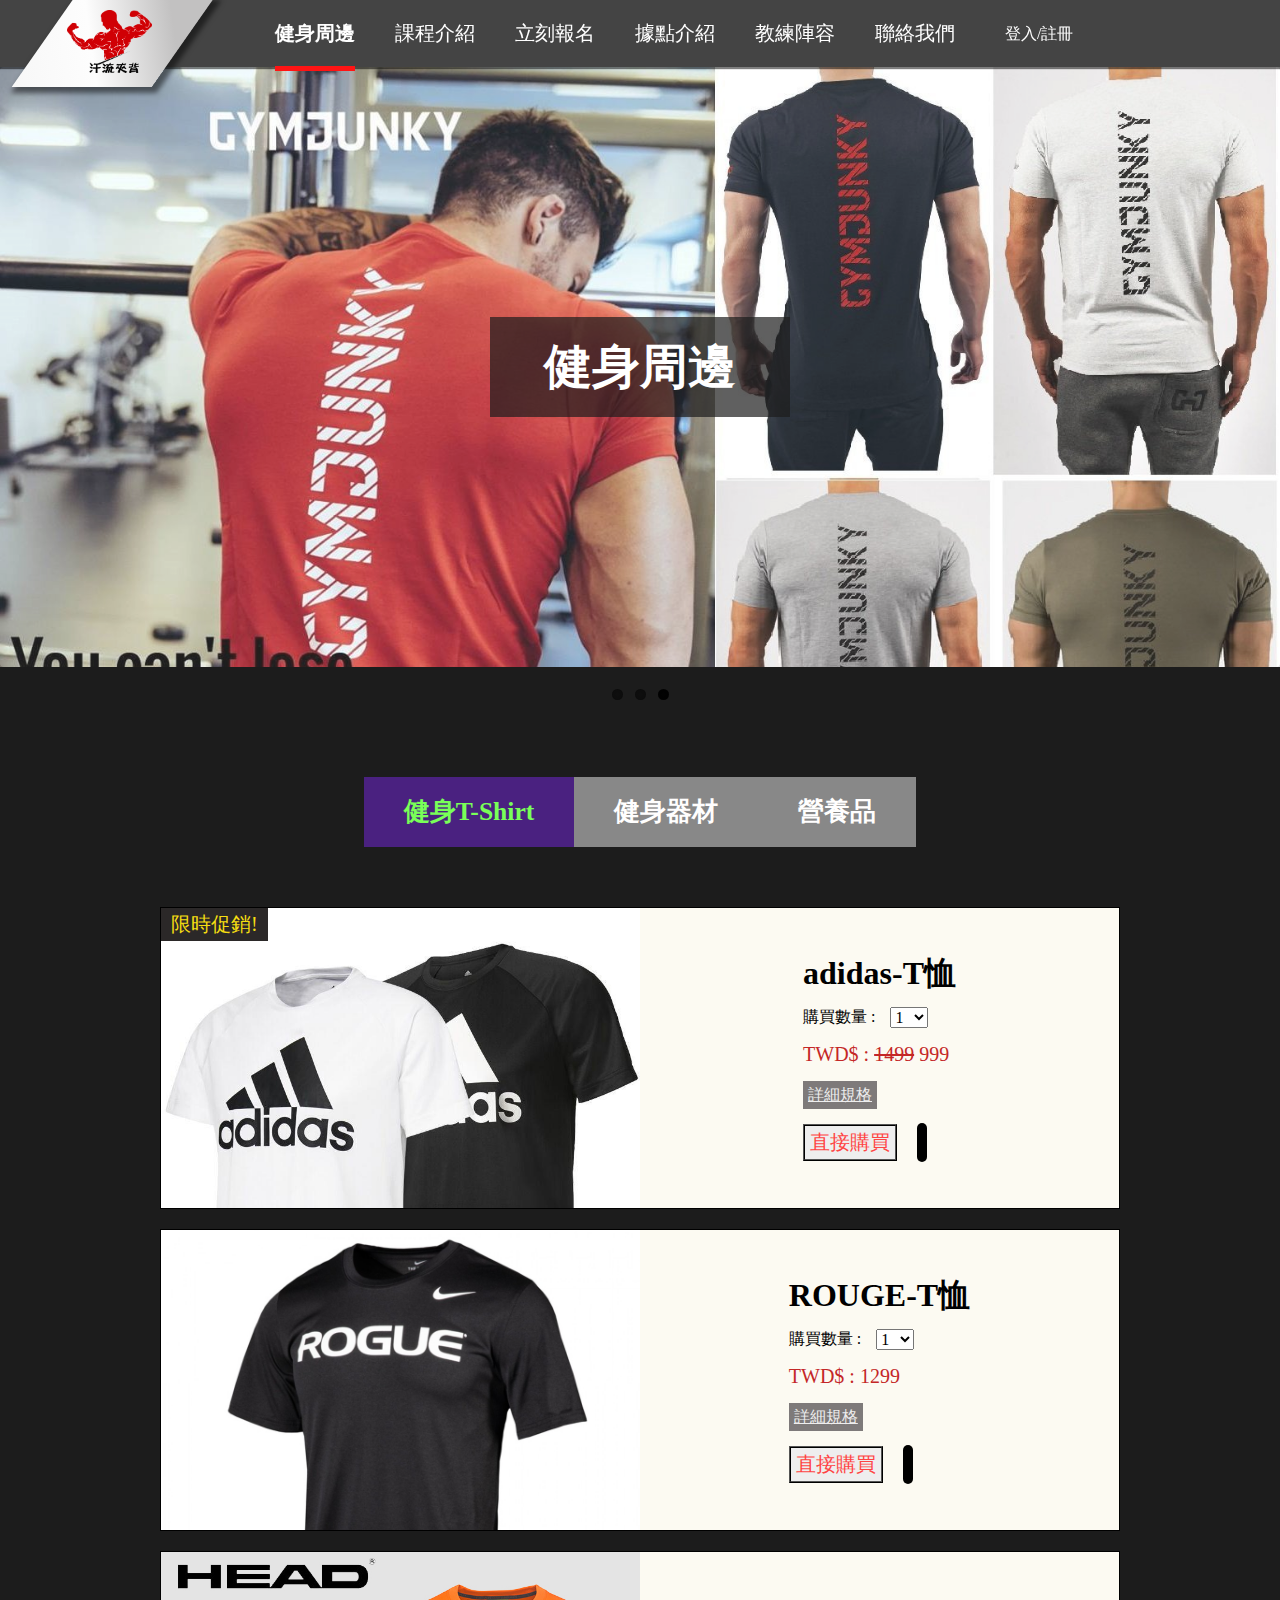
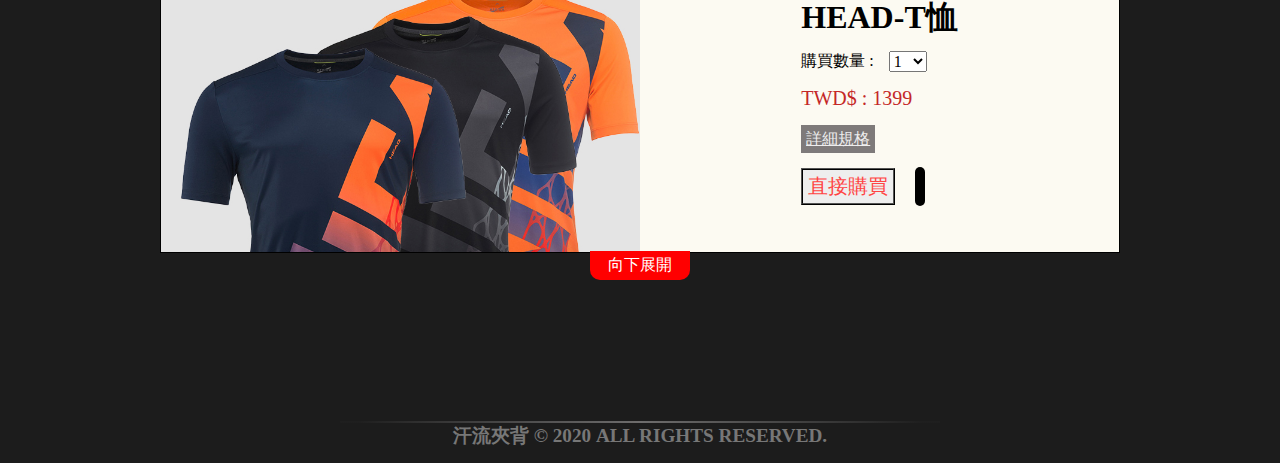
<file: product.html>
<!DOCTYPE html>
<html lang="en">

<head>
    <meta charset="UTF-8" />
    <meta name="viewport" content="width=device-width, initial-scale=1.0" />
    <title>汗流夾背-健身周邊</title>
    <link rel="stylesheet" href="https://cdnjs.cloudflare.com/ajax/libs/font-awesome/5.14.0/css/all.min.css"
        integrity="sha512-1PKOgIY59xJ8Co8+NE6FZ+LOAZKjy+KY8iq0G4B3CyeY6wYHN3yt9PW0XpSriVlkMXe40PTKnXrLnZ9+fkDaog=="
        crossorigin="anonymous" />
    <link rel="icon" href="./img/redlogo.png">
    <link rel="stylesheet" href="./css/reset.css">
    <link rel="stylesheet" href="./css/header-footer.css">
    <link rel="stylesheet" href="./css/product.css">
    <link rel="stylesheet" href="./css/flexslider.css" />
</head>

<body>
    <header>
        <input type="checkbox" id="checkbox">
        <nav class="nav">
            <a href="./index.html">
                <div class="logo">
                    <img src="./img/redlogo.png" alt="汗流夾背LOGO圖">
                </div>
            </a>
            <div class="list-box">
                <ul class="list">
                    <li><a href="./product.html">健身周邊</a></li>
                    <li><a href="./course.html">課程介紹</a></li>
                    <li><a href="./signup.html">立刻報名</a></li>
                    <li><a href="./location.html">據點介紹</a></li>
                    <li><a href="./coach.html">教練陣容</a></li>
                    <li><a href="./contact.html">聯絡我們</a></li>
                </ul>
                <ul class="login-header">
                    <li><a href="#"><i class="fas fa-shopping-cart"></i></i></a></li>
                    <li><a href="#" class="login-on">登入/註冊</a></li>
                </ul>
            </div>
            <label for="checkbox">
                <span></span>
            </label>
            <div class="list-box-rwd">
                <ul class="list">
                    <li><a href="./product.html">健身周邊</a></li>
                    <li><a href="./course.html">課程介紹</a></li>
                    <li><a href="./signup.html">立刻報名</a></li>
                    <li><a href="./location.html">據點介紹</a></li>
                    <li><a href="./coach.html">教練陣容</a></li>
                    <li><a href="./contact.html">聯絡我們</a></li>
                </ul>
                <ul class="login-header">
                    <li><a href="#"><i class="fas fa-shopping-cart"></i></i></a></li>
                    <li><a href="#" class="login-on">登入/註冊</a></li>
                </ul>
            </div>
        </nav>
    </header>

    <div class="login" id="login-box">
        <div class="login-wrap">
            <div class="login-close" id="login-close"></div>
            <div class="login-tab" id="login-tab">
                <div class="login-left">
                    <h2>登入帳號</h2>
                </div>
                <div class="login-right">
                    <h2>註冊帳號</h2>
                </div>
                <div class="login-bot-line"></div>
            </div>
            <div class="log-box">
                <div class="log login-move">
                    <form>
                        <div class="username">
                            <label for="user"><i class="fas fa-user"></i></label>
                            <input type="text" id="user" placeholder="請輸入帳號" autocomplete="off">
                        </div>
                        <div class="password">
                            <label for="password"><i class="fas fa-lock"></i></label>
                            <input type="password" id="password" placeholder="請輸入密碼">
                        </div>
                        <div class="log-but">
                            <a href="#">忘記密碼</a>
                            <button type="submit">登入</button>
                        </div>
                    </form>
                </div>
                <div class="reg">
                    <form>
                        <div class="name-reg">
                            <label for="name">姓名</label>
                            <input type="text" id="name" placeholder="請輸入姓名">
                        </div>
                        <div class="username-reg">
                            <label for="username">註冊帳號</label>
                            <input type="text" id="username" placeholder="請輸入帳號" autocomplete="off">
                        </div>
                        <div class="password-reg">
                            <label for="password-sign">註冊密碼</label>
                            <input type="password" id="password-sign" placeholder="請輸入密碼">
                            <br>
                            <label for="passwords">確認密碼</label>
                            <input type="password" id="passwords" placeholder="請輸入密碼">
                        </div>
                        <div class="phone">
                            <label for="num">手機號碼</label>
                            <input type="number" id="num" autocomplete="off" placeholder="請輸入手機">
                        </div>



                        <div class="reg-but">
                            <button type="submit">註冊</button>
                        </div>

                    </form>
                </div>
            </div>
        </div>
    </div>


    <div class="banner">

        <div class="flexslider" style="direction: rtl">
            <ul class="slides">
                <li>
                    <div class="bannerpic img1"></div>
                    <div class="banner-txt">
                        <h2>健身周邊</h2>
                    </div>
                </li>
                <li>
                    <div class="bannerpic img2"></div>
                </li>
                <li>
                    <div class="bannerpic img3"></div>
                </li>
            </ul>
        </div>
    </div>
    <div class="tab">
        <div class="product-tab">
            <ul class="product-tab-wrap" id="tab">
                <li class="focus">健身T-Shirt</li>
                <li>健身器材</li>
                <li>營養品</li>
            </ul>
        </div>
        <div class="tab-content">
            <div class="product  active">
                <div class="product-wrap">
                    <div class="product-item">
                        <div class="item-left">
                            <div class="item-pic">
                                <img src="./img/pro/t.jpg" alt="健身T-Shirt">
                                <div class="hot">限時促銷!</div>
                            </div>

                        </div>
                        <div class="item-right">
                            <div class="item-txt">
                                <h2>adidas-T恤</h2>
                                <div class="select">
                                    <p>購買數量 :</p>
                                    <select name="mount" id="mount">
                                        <option value="1">1</option>
                                        <option value="2">2</option>
                                        <option value="3">3</option>
                                        <option value="4">4</option>
                                        <option value="5">5</option>
                                        <option value="6">6</option>
                                        <option value="7">7</option>
                                        <option value="8">8</option>
                                        <option value="9">9</option>
                                        <option value="10">10</option>
                                    </select>
                                </div>
                                <div class="price">TWD$ : <span>1499</span> 999</div>
                                <div class="detail">
                                    <a href="#"><button>詳細規格</button></a>
                                </div>
                                <div class="buy">
                                    <a href="#">
                                        <button>直接購買</button>
                                    </a>
                                    <a href="#">
                                        <i class="fas fa-shopping-cart"></i>
                                    </a>
                                </div>
                            </div>
                        </div>
                    </div>
                    <div class="product-item">
                        <div class="item-left">
                            <div class="item-pic">
                                <img src="./img/pro/t2.jpg" alt="健身T-Shirt">
                            </div>
                        </div>
                        <div class="item-right">
                            <div class="item-txt">
                                <h2>ROUGE-T恤</h2>
                                <div class="select">
                                    <p>購買數量 :</p>
                                    <select name="mount" id="mount">
                                        <option value="1">1</option>
                                        <option value="2">2</option>
                                        <option value="3">3</option>
                                        <option value="4">4</option>
                                        <option value="5">5</option>
                                        <option value="6">6</option>
                                        <option value="7">7</option>
                                        <option value="8">8</option>
                                        <option value="9">9</option>
                                        <option value="10">10</option>
                                    </select>
                                </div>
                                <div class="price">TWD$ : 1299</div>
                                <div class="detail">
                                    <a href="#"><button>詳細規格</button></a>
                                </div>
                                <div class="buy">
                                    <a href="#">
                                        <button>直接購買</button>
                                    </a>
                                    <a href="#">
                                        <i class="fas fa-shopping-cart"></i>
                                    </a>
                                </div>
                            </div>
                        </div>
                    </div>
                    <div class="product-item">
                        <div class="item-left">
                            <div class="item-pic">
                                <img src="./img/pro/t1.jpg" alt="健身T-Shirt">
                            </div>
                        </div>
                        <div class="item-right">
                            <div class="item-txt">
                                <h2>HEAD-T恤</h2>
                                <div class="select">
                                    <p>購買數量 :</p>
                                    <select name="mount" id="mount">
                                        <option value="1">1</option>
                                        <option value="2">2</option>
                                        <option value="3">3</option>
                                        <option value="4">4</option>
                                        <option value="5">5</option>
                                        <option value="6">6</option>
                                        <option value="7">7</option>
                                        <option value="8">8</option>
                                        <option value="9">9</option>
                                        <option value="10">10</option>
                                    </select>
                                </div>
                                <div class="price">TWD$ : 1399</div>

                                <div class="detail">
                                    <a href="#"><button>詳細規格</button></a>
                                </div>
                                <div class="buy">

                                    <a href="#">
                                        <button>直接購買</button>
                                    </a>
                                    <a href="#">
                                        <i class="fas fa-shopping-cart"></i>
                                    </a>

                                </div>
                            </div>
                        </div>
                    </div>
                    <div class="more">
                        <a href="#">向下展開</a>
                    </div>
                </div>
            </div>




            <div class="product">
                <div class="product-wrap">
                    <div class="product-item">
                        <div class="item-left">
                            <div class="item-pic">
                                <img src="./img/pro/a4.jpg" alt="啞鈴">
                                <div class="hot">限時促銷!</div>
                            </div>

                        </div>
                        <div class="item-right">
                            <div class="item-txt">
                                <h2>調整式啞鈴</h2>
                                <div class="select">
                                    <p>購買數量 :</p>
                                    <select name="mount" id="mount">
                                        <option value="1">1</option>
                                        <option value="2">2</option>
                                        <option value="3">3</option>
                                        <option value="4">4</option>
                                        <option value="5">5</option>
                                        <option value="6">6</option>
                                        <option value="7">7</option>
                                        <option value="8">8</option>
                                        <option value="9">9</option>
                                        <option value="10">10</option>
                                    </select>
                                </div>
                                <div class="price">TWD$ : <span>1999</span> 1099</div>
                                <div class="detail">
                                    <a href="#"><button>詳細規格</button></a>
                                </div>
                                <div class="buy">
                                    <a href="#">
                                        <button>直接購買</button>
                                    </a>
                                    <a href="#">
                                        <i class="fas fa-shopping-cart"></i>
                                    </a>
                                </div>
                            </div>
                        </div>
                    </div>
                    <div class="product-item">
                        <div class="item-left">
                            <div class="item-pic">
                                <img src="./img/pro/a9.jpg" alt="啞鈴">
                            </div>
                        </div>
                        <div class="item-right">
                            <div class="item-txt">
                                <h2>PU啞鈴</h2>
                                <div class="select">
                                    <p>購買數量 :</p>
                                    <select name="mount" id="mount">
                                        <option value="1">1</option>
                                        <option value="2">2</option>
                                        <option value="3">3</option>
                                        <option value="4">4</option>
                                        <option value="5">5</option>
                                        <option value="6">6</option>
                                        <option value="7">7</option>
                                        <option value="8">8</option>
                                        <option value="9">9</option>
                                        <option value="10">10</option>
                                    </select>
                                </div>
                                <div class="price">TWD$ : 950</div>
                                <div class="detail">
                                    <a href="#"><button>詳細規格</button></a>
                                </div>
                                <div class="buy">
                                    <a href="#">
                                        <button>直接購買</button>
                                    </a>
                                    <a href="#">
                                        <i class="fas fa-shopping-cart"></i>
                                    </a>
                                </div>
                            </div>
                        </div>
                    </div>
                    <div class="product-item">
                        <div class="item-left">
                            <div class="item-pic">
                                <img src="./img/pro/a10.jpg" alt="多功能器材">
                            </div>
                        </div>
                        <div class="item-right">
                            <div class="item-txt">
                                <h2>多功能器材</h2>
                                <div class="select">
                                    <p>購買數量 :</p>
                                    <select name="mount" id="mount">
                                        <option value="1">1</option>
                                        <option value="2">2</option>
                                        <option value="3">3</option>
                                        <option value="4">4</option>
                                        <option value="5">5</option>
                                        <option value="6">6</option>
                                        <option value="7">7</option>
                                        <option value="8">8</option>
                                        <option value="9">9</option>
                                        <option value="10">10</option>
                                    </select>
                                </div>
                                <div class="price">TWD$ : 3290</div>

                                <div class="detail">
                                    <a href="#"><button>詳細規格</button></a>
                                </div>
                                <div class="buy">

                                    <a href="#">
                                        <button>直接購買</button>
                                    </a>
                                    <a href="#">
                                        <i class="fas fa-shopping-cart"></i>
                                    </a>

                                </div>
                            </div>
                        </div>
                    </div>
                    <div class="more">
                        <a href="#">向下展開</a>
                    </div>
                </div>
            </div>


            <div class="product">
                <div class="product-wrap">
                    <div class="product-item">
                        <div class="item-left">
                            <div class="item-pic">
                                <img src="./img/pro/b7.jpg" alt="營養品">
                                <div class="hot">限時促銷!</div>
                            </div>

                        </div>
                        <div class="item-right">
                            <div class="item-txt">
                                <h2>藍莓口味高蛋白</h2>
                                <div class="select">
                                    <p>購買數量 :</p>
                                    <select name="mount" id="mount">
                                        <option value="1">1</option>
                                        <option value="2">2</option>
                                        <option value="3">3</option>
                                        <option value="4">4</option>
                                        <option value="5">5</option>
                                        <option value="6">6</option>
                                        <option value="7">7</option>
                                        <option value="8">8</option>
                                        <option value="9">9</option>
                                        <option value="10">10</option>
                                    </select>
                                </div>
                                <div class="price">TWD$ : <span>1280</span> 999</div>
                                <div class="detail">
                                    <a href="#"><button>詳細規格</button></a>
                                </div>
                                <div class="buy">
                                    <a href="#">
                                        <button>直接購買</button>
                                    </a>
                                    <a href="#">
                                        <i class="fas fa-shopping-cart"></i>
                                    </a>
                                </div>
                            </div>
                        </div>
                    </div>
                    <div class="product-item">
                        <div class="item-left">
                            <div class="item-pic">
                                <img src="./img/pro/b8.jpg" alt="營養品">
                            </div>
                        </div>
                        <div class="item-right">
                            <div class="item-txt">
                                <h2>OREO口味高蛋白</h2>
                                <div class="select">
                                    <p>購買數量 :</p>
                                    <select name="mount" id="mount">
                                        <option value="1">1</option>
                                        <option value="2">2</option>
                                        <option value="3">3</option>
                                        <option value="4">4</option>
                                        <option value="5">5</option>
                                        <option value="6">6</option>
                                        <option value="7">7</option>
                                        <option value="8">8</option>
                                        <option value="9">9</option>
                                        <option value="10">10</option>
                                    </select>
                                </div>
                                <div class="price">TWD$ : 1199</div>
                                <div class="detail">
                                    <a href="#"><button>詳細規格</button></a>
                                </div>
                                <div class="buy">
                                    <a href="#">
                                        <button>直接購買</button>
                                    </a>
                                    <a href="#">
                                        <i class="fas fa-shopping-cart"></i>
                                    </a>
                                </div>
                            </div>
                        </div>
                    </div>
                    <div class="product-item">
                        <div class="item-left">
                            <div class="item-pic">
                                <img src="./img/pro/b9.jpg" alt="營養品">
                            </div>
                        </div>
                        <div class="item-right">
                            <div class="item-txt">
                                <h2>巧克力口味高蛋白</h2>
                                <div class="select">
                                    <p>購買數量 :</p>
                                    <select name="mount" id="mount">
                                        <option value="1">1</option>
                                        <option value="2">2</option>
                                        <option value="3">3</option>
                                        <option value="4">4</option>
                                        <option value="5">5</option>
                                        <option value="6">6</option>
                                        <option value="7">7</option>
                                        <option value="8">8</option>
                                        <option value="9">9</option>
                                        <option value="10">10</option>
                                    </select>
                                </div>
                                <div class="price">TWD$ : 999</div>

                                <div class="detail">
                                    <a href="#"><button>詳細規格</button></a>
                                </div>
                                <div class="buy">

                                    <a href="#">
                                        <button>直接購買</button>
                                    </a>
                                    <a href="#">
                                        <i class="fas fa-shopping-cart"></i>
                                    </a>

                                </div>
                            </div>
                        </div>
                    </div>
                    <div class="more">
                        <a href="#">向下展開</a>
                    </div>
                </div>
            </div>
        </div>
    </div>
    <footer>
        <div class="copyright">
            <div class="footer-icon">
                <a href="https://www.instagram.com/"><i class="fab fa-instagram"></i></a>
                <a href="https://www.facebook.com/"><i class="fab fa-facebook-square"></i></a>
                <a href="https://www.youtube.com/"><i class="fab fa-youtube"></i></a>
            </div>
            <h4>汗流夾背 &copy; 2020 ALL RIGHTS RESERVED.</h4>
        </div>
    </footer>



    <script src="https://ajax.googleapis.com/ajax/libs/jquery/3.5.1/jquery.min.js"></script>
    <script src="./js/jquery.flexslider-min.js"></script>
    <script>
        $(function () {
            $(".flexslider").flexslider({
                animationLoop: true,
                slideshowSpeed: 3000, //展示时间间隔ms
                animationSpeed: 1000, //滚动时间ms
                touch: true, //是否支持触屏滑动
                after: function (slider) {
                    if (!slider.playing) {
                        slider.play();
                    }
                }
            });
        });


    </script>


    <!-- RWD -->
    <script>
        var menuBtn = document.querySelector('#checkbox');
        var menu = document.querySelector('.nav > .list-box-rwd');
        var label = document.querySelector('.nav > label');
        menuBtn.addEventListener('click', function () {
            menu.classList.toggle('list-slide');
            label.classList.toggle('label-active');


        });


    </script>
    <!-- 登入 -->
    <script>
        var login = document.querySelectorAll('.login-on');
        var box = document.querySelector('#login-box');
        var x = document.querySelector('#login-close');
        var logW = document.querySelector('.login-wrap');

        for (let i = 0; i < login.length; i++) {
            login[i].addEventListener('click', function () {

                box.style.display = "flex";
                // logW.classList.add('login-active');
                x.addEventListener('click', function () {
                    box.style.display = "none";
                    // logW.classList.remove('login-active');
                })
            });
        }
        var logs = document.querySelectorAll('#login-tab > div');
        var regs = document.querySelectorAll('.log-box > div');
        var line = document.querySelector('.login-bot-line');
        var logTabindex = 0;
        for (let i = 0; i < logs.length; i++) {
            logs[i].addEventListener('click', function () {
                regs[logTabindex].classList.remove('login-move');

                logTabindex = i;

                regs[logTabindex].classList.add('login-move');
                if (i > 0) {
                    line.classList.add('line');
                } else {
                    line.classList.remove('line');
                }
            })
        }


    </script>

    <script>
        var pros = document.querySelectorAll('.tab-content .product');
        var tabs = document.querySelectorAll('#tab li');
        var activeindex = 0;

        for (let i = 0; i < tabs.length; i++) {
            tabs[i].addEventListener('click', function () {
                tabs[activeindex].classList.remove('focus');
                pros[activeindex].classList.remove('active');

                activeindex = i;

                tabs[activeindex].classList.add('focus');
                pros[activeindex].classList.add('active');
            })
        }    
    </script>
</body>

</html>
</file>
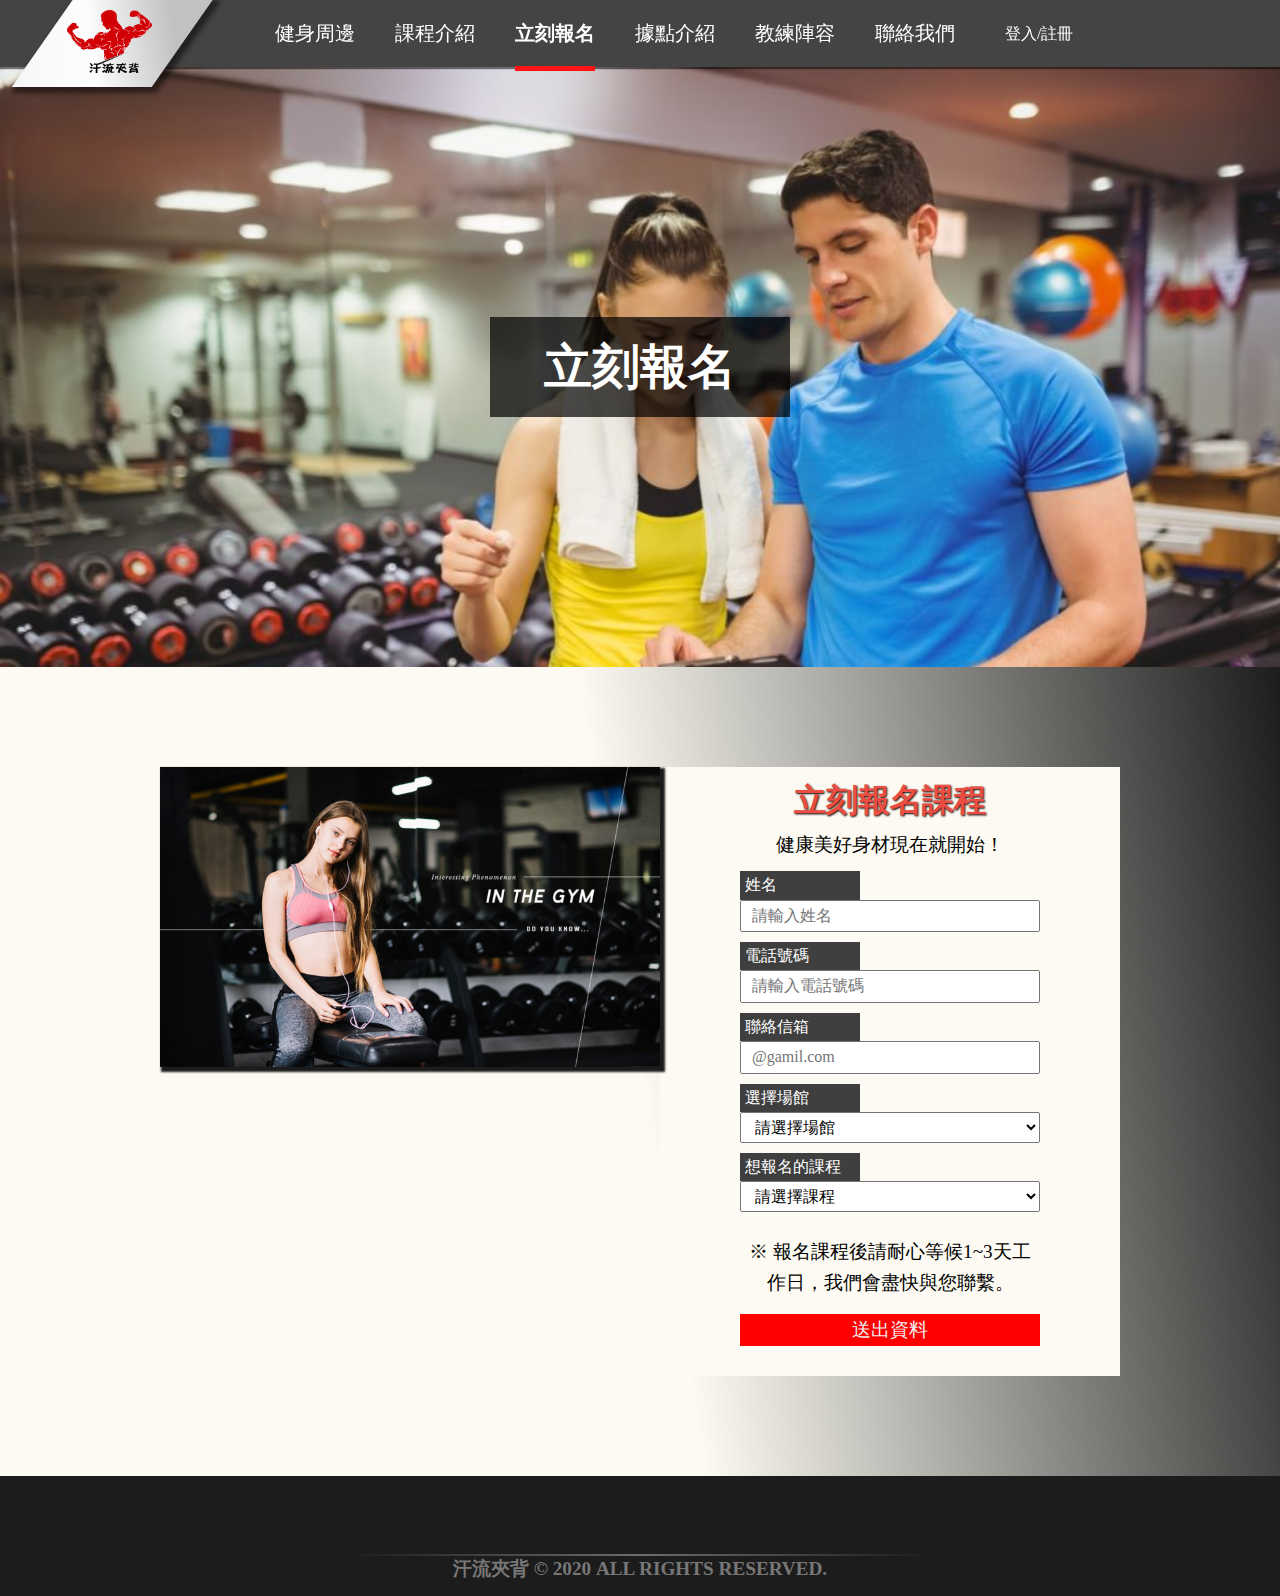
<file: signup.html>
<!DOCTYPE html>
<html lang="en">

<head>
    <meta charset="UTF-8">
    <meta name="viewport" content="width=device-width, initial-scale=1.0">
    <link rel="stylesheet" href="https://cdnjs.cloudflare.com/ajax/libs/font-awesome/5.14.0/css/all.min.css"
        integrity="sha512-1PKOgIY59xJ8Co8+NE6FZ+LOAZKjy+KY8iq0G4B3CyeY6wYHN3yt9PW0XpSriVlkMXe40PTKnXrLnZ9+fkDaog=="
        crossorigin="anonymous" />
    <link rel="stylesheet" href="./css/reset.css">
    <link rel="stylesheet" href="./css/signup.css">
    <link rel="stylesheet" href="./css/header-footer.css">
    <link rel="icon" href="./img/redlogo.png">
    <title>立刻報名</title>
</head>

<body>
    <header>
        <input type="checkbox" id="checkbox">
        <nav class="nav">
            <a href="./index.html">
                <div class="logo">
                    <img src="./img/redlogo.png" alt="汗流夾背LOGO圖">
                </div>
            </a>
            <div class="list-box">
                <ul class="list">
                    <li><a href="./product.html">健身周邊</a></li>
                    <li><a href="./course.html">課程介紹</a></li>
                    <li><a href="./signup.html">立刻報名</a></li>
                    <li><a href="./location.html">據點介紹</a></li>
                    <li><a href="./coach.html">教練陣容</a></li>
                    <li><a href="./contact.html">聯絡我們</a></li>
                </ul>
                <ul class="login-header">
                    <li><a href="#"><i class="fas fa-shopping-cart"></i></i></a></li>
                    <li><a href="#" class="login-on">登入/註冊</a></li>
                </ul>
            </div>
            <label for="checkbox">
                <span></span>
            </label>
            <div class="list-box-rwd">
                <ul class="list">
                    <li><a href="./product.html">健身周邊</a></li>
                    <li><a href="./course.html">課程介紹</a></li>
                    <li><a href="./signup.html">立刻報名</a></li>
                    <li><a href="./location.html">據點介紹</a></li>
                    <li><a href="./coach.html">教練陣容</a></li>
                    <li><a href="./contact.html">聯絡我們</a></li>
                </ul>
                <ul class="login-header">
                    <li><a href="#"><i class="fas fa-shopping-cart"></i></i></a></li>
                    <li><a href="#" class="login-on">登入/註冊</a></li>
                </ul>
            </div>
        </nav>
    </header>

    <div class="login" id="login-box">
        <div class="login-wrap">
            <div class="login-close" id="login-close"></div>
            <div class="login-tab" id="login-tab">
                <div class="login-left">
                    <h2>登入帳號</h2>
                </div>
                <div class="login-right">
                    <h2>註冊帳號</h2>
                </div>
                <div class="login-bot-line"></div>
            </div>
            <div class="log-box">
                <div class="log login-move">
                    <form>
                        <div class="username">
                            <label for="user"><i class="fas fa-user"></i></label>
                            <input type="text" id="user" placeholder="請輸入帳號" autocomplete="off">
                        </div>
                        <div class="password">
                            <label for="password"><i class="fas fa-lock"></i></label>
                            <input type="password" id="password" placeholder="請輸入密碼">
                        </div>
                        <div class="log-but">
                            <a href="#">忘記密碼</a>
                            <button type="submit">登入</button>
                        </div>
                    </form>
                </div>
                <div class="reg">
                    <form>
                        <div class="name-reg">
                            <label for="name">姓名</label>
                            <input type="text" id="name" placeholder="請輸入姓名">
                        </div>
                        <div class="username-reg">
                            <label for="username">註冊帳號</label>
                            <input type="text" id="username" placeholder="請輸入帳號" autocomplete="off">
                        </div>
                        <div class="password-reg">
                            <label for="password-sign">註冊密碼</label>
                            <input type="password" id="password-sign" placeholder="請輸入密碼">
                            <br>
                            <label for="passwords">確認密碼</label>
                            <input type="password" id="passwords" placeholder="請輸入密碼">
                        </div>
                        <div class="phone">
                            <label for="num">手機號碼</label>
                            <input type="number" id="num" autocomplete="off" placeholder="請輸入手機">
                        </div>



                        <div class="reg-but">
                            <button type="submit">註冊</button>
                        </div>

                    </form>
                </div>
            </div>
        </div>
    </div>

    <div class="banner">
        <div class="banner-txt">
            <h2>立刻報名</h2>
        </div>
    </div>
    <section>
        <div class="sign">
            <div class="sign-left">
                <img src="./img/member1.jpg" alt="立刻報名圖">
            </div>
            <div class="sign-right">
                <form>
                    <h2>立刻報名課程</h2>
                    <p>健康美好身材現在就開始！</p>
                    <div class="sign-body">
                        <label for="name">姓名</label>
                        <input type="text" name="name" id="name" placeholder="請輸入姓名">

                        <label for="telephone">電話號碼</label>
                        <input type="tel" name="telephone" id="telephone" placeholder="請輸入電話號碼">

                        <label for="email">聯絡信箱</label>
                        <input type="email" name="email" id="email" placeholder="@gamil.com">

                        <label for="loc">選擇場館</label>
                        <select name="loc" id="loc">
                            <option value="0">請選擇場館</option>
                            <option value="1">中壢復興店</option>
                            <option value="2">新北板橋店</option>
                            <option value="3">台北西門店</option>
                            <option value="4">台北101店</option>
                        </select>

                        <label for="course">想報名的課程</label>
                        <select name="course" id="course">
                            <option value="0">請選擇課程</option>
                            <option value="1">肌力心肺訓練課程</option>
                            <option value="2">飛輪訓練課程</option>
                            <option value="3">舞蹈課程</option>
                            <option value="4">體能訓練課程</option>
                            <option value="4">瑜珈課程</option>
                            <option value="4">綜合格鬥課程</option>
                        </select>
                        <p>※ 報名課程後請耐心等候1~3天工作日，我們會盡快與您聯繫。</p>
                        <button type="submit">送出資料</button>
                    </div>
                </form>
            </div>
        </div>
    </section>

    <footer>
        <div class="copyright">
            <div class="footer-icon">
                <a href="https://www.instagram.com/"><i class="fab fa-instagram"></i></a>
                <a href="https://www.facebook.com/"><i class="fab fa-facebook-square"></i></a>
                <a href="https://www.youtube.com/"><i class="fab fa-youtube"></i></a>
            </div>
            <h4>汗流夾背 &copy; 2020 ALL RIGHTS RESERVED.</h4>
        </div>
    </footer>


    <!-- RWD -->
    <script>
        var menuBtn = document.querySelector('#checkbox');
        var menu = document.querySelector('.nav > .list-box-rwd');
        var label = document.querySelector('.nav > label');
        menuBtn.addEventListener('click', function () {
            menu.classList.toggle('list-slide');
            label.classList.toggle('label-active');


        });


    </script>
    <!-- 登入 -->
    <script>
        var login = document.querySelectorAll('.login-on');
        var box = document.querySelector('#login-box');
        var x = document.querySelector('#login-close');
        var logW = document.querySelector('.login-wrap');

        for (let i = 0; i < login.length; i++) {
            login[i].addEventListener('click', function () {

                box.style.display = "flex";
                // logW.classList.add('login-active');
                x.addEventListener('click', function () {
                    box.style.display = "none";
                    // logW.classList.remove('login-active');
                })
            });
        }
        var logs = document.querySelectorAll('#login-tab > div');
        var regs = document.querySelectorAll('.log-box > div');
        var line = document.querySelector('.login-bot-line');
        var logTabindex = 0;
        for (let i = 0; i < logs.length; i++) {
            logs[i].addEventListener('click', function () {
                regs[logTabindex].classList.remove('login-move');

                logTabindex = i;

                regs[logTabindex].classList.add('login-move');
                if (i > 0) {
                    line.classList.add('line');
                } else {
                    line.classList.remove('line');
                }
            })
        }

    </script>
</body>

</html>
</file>
<file: css/header-footer.css>
* {
    margin: 0;
    padding: 0;
    list-style: none;
    box-sizing: border-box;
    /* outline: 1px solid red; */
}
body {
    font-family: 微軟正黑體;
}

header {
    width: 100%;
    position: sticky;
    top: 0;
    left: 0;
    z-index: 5;
}
.nav {
    min-width: 1200px;
    /* padding: 0 60px; */
    background-color: rgba(107, 107, 107, 0.5);
    display: flex;
    justify-content: space-around;
    box-shadow: 0 2px 1px 0px rgba(0, 0, 0, 0.5);
}
.logo {
    width: 100px;
    position: relative;
    z-index: 1;
    padding-left: 15px;
    /* background-color: #fff; */
}
.logo::before {
    content: "";
    position: absolute;
    display: block;
    top: 0;
    left: -10px;
    width: 100%;
    height: 100%;
    padding: 10px 20px;
    background: linear-gradient(
        -130deg,
        rgb(194, 193, 193) 20%,
        rgb(253, 253, 253) 60%,
        rgb(247, 247, 247)
    );
    z-index: -1;
    transform: skewX(-35deg);
    box-shadow: 6px 3px 5px 3px rgba(0, 0, 0, 0.5);
}
.logo img {
    width: 100%;
    height: 100%;
    transform: translateY(10px);
}
.list-box {
    display: flex;
    position: relative;
}
.list {
    display: flex;
    align-items: center;
}
.list li {
    padding: 22px 20px;
    position: relative;
}
.list li a {
    font-size: 20px;
    padding: 22px 0;
    text-decoration: none;
    color: #fff;
}
.list li a::before {
    content: "";
    position: absolute;
    height: 33.33%;
    width: 0;
    background-color: #ff0d0d;
    bottom: 66.66%;
    left: 0;
    z-index: -1;
    transition: all 0.5s;
}
.list li::before {
    content: "";
    position: absolute;
    height: 33.33%;
    width: 0;
    background-color: #ff0d0d;
    top: 33%;
    right: 0;
    z-index: -1;
    transition: all 0.5s;
}
.list li::after {
    content: "";
    position: absolute;
    height: 33.33%;
    width: 0;
    background-color: #ff0d0d;
    bottom: 1%;
    left: 0;
    z-index: -1;
    transition: all 0.5s;
}
.list li:hover a:before,
.list li:hover:before,
.list li:hover::after {
    width: 100%;
}
.login-header {
    width: 150px;
    display: flex;
    align-items: center;
}
.login-header li {
    padding-left: 15px;
}
.login-header li a {
    font-size: 1rem;
    text-decoration: none;
    display: inline-block;
    color: #fff;
    transition: 0.3s;
}
.login-header li:first-of-type a:hover {
    color: rgb(255, 47, 47);
    font-size: 24px;
}
.login-header li:last-of-type a:hover {
    color: rgb(242, 255, 59);
}
.login-header li:last-of-type a:focus {
    border: 1px dashed #000;
}
#checkbox {
    display: none;
}
ul + label {
    /* z-index: 99; */
    display: none;
}
.list-box-rwd {
    display: none;
}
@media screen and (max-width: 1199px) {
    .nav {
        min-width: 100%;
    }
    .logo {
        width: 90px;
        margin-left: 30px;
    }
    .list li {
        padding: 20px 10px;
    }
    .list li a {
        font-size: 20px;
    }
    .login-header li a {
        font-size: 16px;
    }
    .login-header {
        width: 130px;
    }
}
@media screen and (max-width: 991px) {
    .nav {
        width: 100%;
        position: relative;
        justify-content: space-between;
    }
    .logo {
        width: 80px;
        margin-left: 50px;
    }
    .list-box + label {
        display: block;
        position: absolute;
        right: 30px;
        margin: auto 0;
        bottom: 0;
        top: 0;
        width: 40px;
        height: 40px;
        cursor: pointer;
        transition: 0.3s;
    }
    .list-box + label::before,
    .list-box + label span::before,
    .list-box + label span::after {
        content: "";
        position: absolute;
        left: 0;
        right: 0;
        margin: auto;
        width: 30px;
        height: 3px;
        background-color: #fff;
        transition: 0.3s;
    }
    .list-box + label::before {
        top: 0;
        bottom: 0;
    }
    .list-box + label span::before {
        top: 8px;
    }
    .list-box + label span::after {
        bottom: 8px;
    }
    .label-active span::before {
        transform: rotate(45deg);
        width: 20px !important;
        top: 11px !important;
        left: 14px !important;
    }
    .label-active span::after {
        transform: rotate(-45deg);
        width: 20px !important;
        bottom: 11px !important;
        left: 13px !important;
    }
    .list-box {
        display: none;
    }

    .list-box-rwd {
        display: block;
        position: absolute;
        top: 51px;
        width: 100%;
        transform: translate(100%);
        transition: 1s;
        box-shadow: 0 1px 1px 1px rgba(0, 0, 0, 0.5);
    }

    .list {
        background-color: rgb(28, 28, 28);
        display: block;
        top: 50px;
        left: 0;
        right: 0;
        width: 100%;
        padding-top: 50px;
        transition: 1s;
    }
    .list-slide {
        transform: translate(0%);
    }
    .list li {
        width: 100%;
        padding: 0;
    }
    .list li:last-child a {
        border: none;
    }
    .list li a {
        display: block;
        padding: 20px 0;
        margin: 0 auto;
        width: 95%;
        border-bottom: 1px solid #666;
        text-align: center;
        position: relative;
        
    }
    .list li:hover::before{
        content: '';
        display: block;
        position: absolute;
        bottom: -10px;
        left: 0;
        right: 0;
        margin: auto;
        width: 80px;
        height: 2px;
        z-index: 1;
        border-bottom:1px solid red ;
    }
    .list li::before{
       width: 0;
       position: absolute;
       bottom: -10px;
       left: 0;
       right: 0;
       margin: auto;
       width: 0;
       height: 0;

        
    }
    
    .login-header {
        position: absolute;
        top: 10px;
        right: 10px;

        width: 150px;
    }
    .login-header li a {
        font-size: 16px;
    }
    .login-header li:first-of-type a:hover{
        color: red;
        font-size: 16px;
    }
    .nav-circle {
        display: none;
    }
}
@media screen and (max-width: 767px) {
}
/*  導覽列  */
/* 登入 */
input[type="number"]::-webkit-outer-spin-button,
input[type="number"]::-webkit-inner-spin-button {
    -webkit-appearance: none !important;
}
input[type="number"] {
    -moz-appearance: textfield;
}
.login-move {
    display: block !important;
}
.login {
    width: 100%;
    height: 100vh;
    position: absolute;
    top: 0;
    display: flex;
    justify-content: center;
    background-color: rgb(28, 28, 28, 0.7);
    z-index: 99;
    display: none;
}
.login-wrap {
    width: 450px;
    height: 400px;
    transform: translate(-50%, -50%);
    position: absolute;
    top: 50%;
    left: 50%;
    z-index: 1;
    display: flex;
    flex-direction: column;
    justify-content: center;
    align-items: center;
    background-color: #333;
    /* transition: 1s linear; */
}
/* .login-active {
    transform: translate(-50%, -50%);
    transition: 1s linear;
} */
.login-close {
    position: absolute;
    top: 5px;
    right: 5px;
    width: 30px;
    height: 30px;
    cursor: pointer;
}
.login-close::before,
.login-close::after {
    content: "";
    position: absolute;
    top: 0;
    height: 30px;
}
.login-close::before {
    left: 13px;
    border-left: 3px solid green;
    transform: rotate(45deg);
}
.login-close::after {
    right: 14px;
    border-right: 3px solid green;
    transform: rotate(-45deg);
}
.login-close:hover::before {
    border-left: 3px solid red;
}
.login-close:hover::after {
    border-right: 3px solid red;
}
.login-tab {
    width: 80%;
    display: flex;
    color: #fff;
    text-align: center;
    position: relative;
}
.login-left,
.login-right {
    width: 50%;
}
.login-left h2,
.login-right h2 {
    font-size: 2rem;
    margin-bottom: 30px;
    cursor: pointer;
}
.login-bot-line {
    position: absolute;
    top: 45px;
    left: 29px;
    width: 124px;
    border-bottom: 5px solid green;
    transition: 0.5s ease-in-out;
}
.line {
    transform: translateX(180px);
    transition: 0.5s ease-in-out;
}
.login .log {
    color: #fff;
    width: 100%;
    display: none;
}
.login .log form {
    width: 80%;
    display: flex;
    flex-direction: column;
    align-items: center;
    margin: 0 auto;
    /* border: 1px solid beige; */
}
.log .username,
.log .password {
    display: flex;
    align-items: center;
    padding: 0 5px;
    margin: 10px;
    border-bottom: 2px solid green;
}
.login .log form label {
    font-size: 1.2rem;
    margin-right: 5px;
}
.login .log form input {
    font-size: 1.6rem;
    border: none;
    background: transparent;
    padding: 5px 10px;
    color: #fff;
}
.login .log form input:focus {
    outline: none;
}
.login .log form .log-but {
    width: 100%;
    margin-top: 20px;
    display: flex;
    justify-content: space-between;
}
.login .log form .log-but a {
    color: #aaa;
    font-size: 20px;

    align-self: center;
}
.login .log form .log-but a:hover {
    color: rgb(84, 149, 170);
}
.login .log form .log-but button {
    width: 50%;
    border: 2px solid green;
    padding: 10px 20px;
    background: transparent;
    color: #fff;
    cursor: pointer;
    font-size: 20px;
    transition: 0.3s;
}
.login .log form .log-but button:focus {
    outline: none;
}
.login .log form .log-but button:hover {
    border: 2px solid rgb(84, 149, 170);
}
.reg {
    width: 100%;
    display: none;
    color: #fff;
}
.reg form {
    width: 100%;
}
.reg form .name-reg,
.reg form .username-reg,
.reg form .phone {
    display: flex;
    justify-content: space-between;
    align-items: center;
    margin-bottom: 10px;
}
.reg form label {
    font-size: 20px;
}
.reg form input {
    font-size: 20px;
    padding: 5px 10px;
    color: #fff;
    background: transparent;
}
.reg form .password-reg input,
.reg form .password-reg label {
    margin-bottom: 10px;
    background: transparent;
}
.reg form input:focus,
.reg form button:focus {
    outline: none;
}
.reg form .reg-but {
    text-align: end;
    margin-top: 15px;
}
.reg form .reg-but button {
    background: transparent;
    color: #fff;
    font-size: 24px;
    padding: 5px 10px;
    border: 2px solid green;
    cursor: pointer;
    transition: 0.3s;
}
.reg form .reg-but button:hover {
    border: 2px solid rgb(84, 149, 170);
}

/*  footer  */

footer {
    height: 120px !important;
    background-color: rgb(28, 28, 28);
    display: flex;
    justify-content: center;
}
footer .copyright {
    text-align: center;
}
footer .copyright {
    margin-top: 10px;
    position: relative;
}
footer .copyright .footer-icon a {
    text-decoration: none;
    padding: 5px;
    display: inline-block;
    margin: 0 30px;
    position: relative;
    transition: all 1s;
}

.footer-icon a::after {
    content: "";
    position: absolute;
    top: 0;
    left: 0;
    width: 100%;
    height: 100%;
    background-color: rgb(80, 75, 75);
    border-radius: 20px;
    filter: blur(10px);
    opacity: 0;
    transition: all 1s 0.3s;
    z-index: 0;
}
.footer-icon a::before {
    filter: blur(20px);
    z-index: -1;
}
.footer-icon a:hover::after,
.footer-icon a:hover::before {
    opacity: 0.7;
}
footer .copyright .footer-icon a:hover i {
    opacity: 1;
    transform: scale(1.4);
}
.footer-icon a:nth-child(1):hover::after,
.footer-icon a:nth-child(1):hover::before {
    background: linear-gradient(
        135deg,
        rgb(88, 37, 117) 45%,
        rgba(155, 7, 7, 0.973) 35%,
        rgb(218, 93, 43) 20%
    );
}
footer .copyright .footer-icon a:nth-child(1):hover i {
    color: rgba(230, 9, 230, 0.5);
}
.footer-icon a:nth-child(3):hover::after,
.footer-icon a:nth-child(3):hover::before {
    background-color: rgb(218, 1, 1, 0.5);
}
.footer-icon a:nth-child(2):hover::after,
.footer-icon a:nth-child(2):hover::before {
    background-color: rgb(35, 55, 168);
}
footer .copyright .footer-icon a:nth-child(2):hover i {
    color: rgb(35, 55, 168);
}
.footer-icon a:nth-child(3):hover::after,
.footer-icon a:nth-child(3):hover::before {
    background-color: rgba(236, 9, 9, 0.705);
}
footer .copyright .footer-icon a:nth-child(3):hover i {
    color: rgb(218, 1, 1);
}
footer .copyright .footer-icon i {
    font-size: 2rem;
    text-decoration: none;
    color: rgb(255, 255, 255, 0.2);
    padding: 5px;
    transition: 0.5s;
    z-index: 2;
}
footer .copyright h4 {
    margin-top: 25px;
    font-size: 1.2rem;
    color: #777;
}
footer .copyright h4::before {
    content: "";
    position: absolute;
    display: block;
    left: 50%;
    right: 0;
    bottom: 40px;
    margin: 0 auto;
    width: 600px;
    transform: translate(-50%);
    height: 2px;
    background: linear-gradient(
        90deg,
        rgba(37, 37, 37, 0.3) 3%,
        rgb(110, 109, 109),
        rgba(37, 37, 37, 0.3) 97%
    );
}
@media screen and (max-width: 767px) {
    footer .copyright .footer-icon a {
        margin: 0 15px;
    }
    footer .copyright h4 {
        margin-top: 20px;
        font-size: 1rem;
    }
    footer .copyright h4::before {
        bottom: 50px;
        width: 500px;
    }
}
@media screen and (max-width: 575px) {
    footer .copyright h4::before {
        width: 320px;
    }
}
</file>
<file: css/coach.css>
body {
    font-family: 微軟正黑體;
    background: rgb(28, 28, 28);
}
.list li:nth-child(5) a {
    font-weight: 600;
    color: rgb(255, 255, 255);
    border-bottom: 5px solid rgb(255, 20, 20);
    transition: all 0.5s 0.3s;
}
.banner {
    width: 100%;
    height: 600px;
    background: url(../img/coa.png);
    background-repeat: no-repeat;
    background-size: cover;
    position: relative;
    margin-bottom: 30px;
}
.banner-txt {
    width: 300px;
    height: 100px;
    position: absolute;
    top: 50%;
    left: 0;
    right: 0;
    margin: auto;
    transform: translateY(-50%);
    text-align: center;
    background-color: rgb(0, 0, 0, 0.7);
}
.banner-txt h2 {
    font-size: 3rem;
    color: #fff;
    line-height: 100px;
}
.form-wrap {
    width: 100%;
    display: flex;
    justify-content: center;
}
.form-wrap select {
    margin-bottom: 30px;
    font-size: 20px;
    padding: 5px 20px;
    border-radius: 10px;
}
.form-wrap select:focus {
    outline: none;
    box-shadow: 0 0 5px 3px rgb(48, 189, 199);
}
.coach {
    width: 100%;
    display: flex;
    justify-content: center;
    margin-bottom: 50px;
}
.coach-wrap {
    width: 960px;
    display: flex;
}
.col-1,
.col-2 {
    width: 460px;
    display: flex;
    flex-direction: column;
    align-items: center;
}
.col-1 {
    margin-right: 30px;
    position: relative;
    /* border: 1px solid #eee; */
}
.col-1::before {
    content: "";
    position: absolute;
    top: 0;
    right: -15px;
    width: 5px;
    height: calc(100% - 50px);
    background: linear-gradient(
        to top,
        rgba(29, 29, 29, 0.1) 1%,
        #fff,
        rgba(29, 29, 29, 0.1) 99%
    );
}
.col-2 {
    margin-top: 200px;
}
.item-hei {
    height: 500px;
}
.item {
    margin-top: 100px;
    margin-bottom: 50px;
    position: relative;
    padding: 15px;
    /* box-shadow: 0px 0px -5px -5px rgba(95, 95, 95, 0.5); */
}
.col-1 .item:before {
    content: "";
    position: absolute;
    top: 137px;
    right: -100px;
    height: 5px;
    border-right: 100px solid #fff;
}
.col-2 .item:before {
    content: "";
    position: absolute;
    top: 137px;
    left: -100px;
    height: 5px;
    border-left: 100px solid #fff;
}
.col-1 .item-hei:nth-child(2) {
    height: 600px;
}
.col-1 .item:nth-child(1) {
    background: linear-gradient(to top, #469496, #eee, transparent 100%);
}
.col-1 .item:nth-child(2) {
    background: linear-gradient(to top, #3c8bc0, #eee, transparent 100%);
}
.col-1 .item:nth-child(3) {
    background: linear-gradient(to top, #8160b6, #eee, transparent 100%);
}
.col-2 .item:nth-child(1) {
    background: linear-gradient(to top, #2bb163, #eee, transparent 100%);
}
.col-2 .item:nth-child(2) {
    background: linear-gradient(to top, #46a03a, #eee, transparent 100%);
}
.col-2 .item:nth-child(3) {
    background: linear-gradient(to top, #27a877, #eee, transparent 100%);
}
.item-pic {
    width: 250px;
    margin: 0 auto;
    position: relative;
    transform: translateY(-30px);
}
.item-pic img {
    width: 100%;
    vertical-align: middle;
}
.item:hover .item-txt {
    height: 100px;
    visibility: visible;
    opacity: 1;
}
.item-txt {
    position: relative;
    width: 260px;
    height: 0;
    color: #000;
    display: flex;
    flex-direction: column;
    justify-content: flex-end;
    align-items: center;
    visibility: hidden;
    transition: all 0.5s;
    opacity: 0;
}
.item-txt h2 {
    margin: 10px 0;
    font-size: 1.6rem;
}
.item-txt p {
    color: rgb(252, 34, 52);
    font-weight: bold;
    font-size: 20px;
}
.item-txt button {
    margin-top: 15px;
    padding: 5px 10px;
    border: none;
    font-weight: bold;
    background-color: red;
    color: #fff;
    transition: all 0.5s;
    cursor: pointer;
}
.item-txt button:focus {
    outline: none;
}
.item-txt button:hover {
    color: #fff;
    background-color: rgb(199, 0, 0);
}
</file>
<file: css/contact.css>
body {
    font-family: 微軟正黑體;
    background: rgb(28, 28, 28);
}
.list li:nth-child(6) a {
    font-weight: 600;
    color: rgb(255, 255, 255);
    border-bottom: 5px solid rgb(255, 20, 20);
    transition: all 0.5s 0.3s;
}
.banner {
    width: 100%;
    height: 600px;
    background: url(../img/gym-5.jpg);
    background-attachment: fixed;
    background-repeat: no-repeat;
    background-size: cover;
    position: relative;
    display: flex;
}
.banner-txt {
    width: 300px;
    height: 100px;
    background-color: rgba(0, 0, 0, 0.7);
    position: absolute;
    top: 50%;
    left: 0;
    right: 0;
    margin: 0 auto;
    transform: translateY(-50%);
}
.banner-txt h2 {
    text-align: center;
    line-height: 100px;
    font-size: 3rem;
    color: #fff;
}
.contact {
    margin-top: 50px;
    margin-bottom: 50px;
    width: 100%;
    display: flex;
    justify-content: center;
}
.contact-wrap {
    width: 960px;
    display: flex;
    flex-wrap: wrap;
    justify-content: center;
}
.item {
    width: 450px;
    margin: 15px;
}
.item:nth-of-type(1) {
    position: relative;
}
.item:nth-of-type(1) .item-txt {
    position: absolute;
    top: 0;
    left: 0;
    padding: 15px 40px;
    opacity: 1;
    height: 100%;
    transition:opacity  ease-in-out 1s;
    background-color: rgba(0, 0, 0, 0.8);
    cursor: pointer;
}
.item:nth-of-type(1):hover .item-txt {
    opacity: 0;
}
.item:nth-of-type(1) .item-pic {
    transition: all ease-in-out 1s;
    overflow: hidden;
}
.item:nth-of-type(1):hover .item-pic img {
    transform: scale(1.2);
}
.item:nth-of-type(1) .item-pic img {
    vertical-align: middle;
    transition: all ease-in-out 1s;
    transform: scale(1);
    width: 100%;
}
.item:nth-of-type(1) .item-txt h2 {
    color: #fff;
    font-size: 2rem;
    margin-bottom: 15px;
}
.item:nth-of-type(1) .item-txt p {
    color: #fff;
    line-height: 1.6;
}
.item:nth-of-type(1) .item-txt ul {
    color: #fff;
    margin: 10px 0;
}
.item:nth-of-type(1) .item-txt ul li {
    list-style-type: square;
    list-style-position: inside;
    line-height: 1.6;
}
.item:nth-of-type(2) {
    position: relative;
    cursor: pointer;
}
.item:nth-of-type(2) .item-txt {
    width: 100%;
    height: 20%;
    position: absolute;
    bottom: 0;
    left: 0;
    text-align: center;
    color: #fff;
    overflow: hidden;
    background-color: rgba(0, 0, 0, 1);
    transition: all 1s;
}
.item:nth-of-type(2):hover .item-txt {
    height: 80%;
}
.item:nth-of-type(2) .item-txt h2 {
    margin: 15px 0;
    font-size: 2rem;
}
.item:nth-of-type(2) .item-txt p {
    line-height: 1.6;
    margin-bottom: 10px;
}
.item:nth-of-type(2) .item-pic {
    position: absolute;
    top: 0;
    width: 100%;
    height: 80%;
}
.item:nth-of-type(2) .item-pic img {
    vertical-align: middle;
    width: 100%;
    height: 100%;
}
.item:nth-of-type(3) {
    position: relative;
}
.item:nth-of-type(3) .item-txt {
    width: 100%;
    height: 15%;
    position: absolute;
    bottom: 0;
    left: 0;
    text-align: center;
    color: #fff;
    overflow: hidden;
    background-color: rgba(0, 0, 0, 1);
    transition: all 1s;
    padding: 0 20px;
}
.item:nth-of-type(3):hover .item-txt {
    height: 60%;
}
.item:nth-of-type(3) .item-txt h2 {
    margin-top: 15px;
    margin-bottom: 15px;
    font-size: 2rem;
}
.item:nth-of-type(3) .item-txt p {
    line-height: 1.6;
}
.item:nth-of-type(3) .item-txt button {
    padding: 5px 10px;
    margin: 15px 0;
    background-color: red;
    color: #eee;
    transition: all 0.5s;
    border: none;
    cursor: pointer;
    font-weight: bold;
}
.item:nth-of-type(3) .item-txt button:focus {
    outline: none;
}
.item:nth-of-type(3) .item-txt button:hover {
    color: #eee;
    background-color: rgb(199, 0, 0);
}
.item:nth-of-type(3) .item-pic {
    position: absolute;
    top: 0;
    width: 100%;
    height: 85%;
}
.item:nth-of-type(3) .item-pic img {
    vertical-align: middle;
    width: 100%;
    height: 100%;
}
.item:nth-of-type(4) {
    display: flex;
    flex-direction: column;
    font-size: 0;
}
.item:nth-of-type(4) .item-txt {
    text-align: center;
    background-color: #ccc;
    padding: 10px;
}
.item:nth-of-type(4) .item-txt h2 {
    font-size: 2rem;
}
.item:nth-of-type(4) .item-txt p {
    font-size: 1rem;
    line-height: 1.6;
}
.item:nth-of-type(4) .item-pic {
    vertical-align: middle;
    width: 100%;
}
.item:nth-of-type(4) .item-pic img {
    width: 100%;
}
</file>
<file: css/course.css>
body {
    font-family: 微軟正黑體;
    background: rgb(28, 28, 28);
}
.list li:nth-child(2) a {
    font-weight: 600;
    color: rgb(255, 255, 255);
    border-bottom: 5px solid rgb(255, 20, 20);
    transition: all 0.5s 0.3s;
}
.banner {
    width: 100%;
    background: url(../img/spin-studio-best-gym-near-me-springfield.jpg);
    background-repeat: no-repeat;
    background-size: cover;
    height: 600px;
    position: relative;
}
.banner-txt {
    width: 300px;
    height: 100px;
    position: absolute;
    top: 50%;
    left: 0;
    right: 0;
    margin: auto;
    transform: translateY(-50%);
    text-align: center;
    background-color: rgb(0, 0, 0, 0.7);
}
.banner-txt h2 {
    font-size: 3rem;
    color: #fff;
    line-height: 100px;
}
.course {
    width: 100%;
    display: flex;
    justify-content: center;
}
.course-wrap {
    width: 1200px;
    display: flex;
    flex-direction: column;
    justify-content: center;
    margin-top: 50px;
    margin-bottom: 50px;
}
.item {
    width: 100%;
    top: 0;
    position: sticky;
}
.item-txt {
    position: absolute;
    bottom: 0;
    left: 0;
    text-align: center;
    width: 100%;
    height: 45%;
    padding: 20px 80px;
}
.item:nth-child(1) .item-txt {
    background: linear-gradient(0deg, #325861 20%, #2d553c, transparent 100%);
}
.item:nth-child(2) .item-txt {
    background: linear-gradient(0deg, #262c7e 10%, #5372ac, transparent 100%);
}
.item:nth-child(3) .item-txt {
    background: linear-gradient(0deg, #330e2e 15%, #374115, transparent 100%);
}
.item:nth-child(4) .item-txt {
    background: linear-gradient(0deg, #312c0e, #965438, transparent 100%);
}
.item:nth-child(5) .item-txt {
    background: linear-gradient(0deg, #2e0b0b 20%, #4b1a5f, transparent 100%);
}
.item:nth-child(6) .item-txt {
    background: linear-gradient(0deg, #7e2222 20%, #5e1010, transparent 100%);
}
.item-txt h2 {
    color: #f13c3c;
    margin-top: 15px;
    margin-bottom: 30px;
    font-size: 2rem;
}
.item-txt p {
    color: #fff;
    font-size: 1rem;
    line-height: 1.6;
    margin-bottom: 20px;
}
.item-txt a {
    text-decoration: none;
    position: absolute;
    top: 35px;
    right: 80px;
}
.item-txt button {
    margin-bottom: 30px;
    font-size: 20px;
    color: #fff;
    background-color: red;
    border: none;
    transition: all 0.5s;
    cursor: pointer;
    padding: 5px 10px;
}
.item-txt button:hover {
    background-color: rgb(199, 0, 0);
    color: #fff;
}
.item-txt button:focus {
    outline: none;
}
.item-pic img {
    width: 100%;
    vertical-align: middle;
}
</file>
<file: css/location.css>
body {
    font-family: 微軟正黑體;
    background: rgb(28, 28, 28);
}
.list li:nth-child(4) a {
    font-weight: 600;
    color: rgb(255, 255, 255);
    border-bottom: 5px solid rgb(255, 20, 20);
    transition: all 0.5s 0.3s;
}
.banner {
    width: 100%;
    height: 600px;
    background: url(../img/worldgym-fitness-Kaohsiung-big.jpg);
    background-repeat: no-repeat;
    background-size: cover;
    position: relative;
}
.banner-txt {
    width: 300px;
    height: 100px;
    position: absolute;
    top: 50%;
    left: 0;
    right: 0;
    margin: auto;
    transform: translateY(-50%);
    text-align: center;
    background-color: rgb(0, 0, 0, 0.7);
}
.banner-txt h2 {
    font-size: 3rem;
    color: #fff;
    line-height: 100px;
}
.location {
    width: 100%;
    display: flex;
    justify-content: center;
    margin-top: 50px;
}
.location-wrap {
    width: 1200px;
    display: flex;
    flex-direction: column;
    align-items: center;
}
.item {
    width: 960px;
    display: flex;
    margin-bottom: 30px;
}

.item-pic {
    width: 60%;
}
.item-pic img {
    width: 100%;
    vertical-align: middle;
}
.item-txt-wrap {
    width: 40%;
    display: flex;
    align-items: center;
}
.item-txt-wrap:nth-child(odd),
.item-txt-wrap:nth-child(odd) {
    transform: translateX(50%);
}
.item-txt-wrap:nth-child(even),
.item-txt-wrap:nth-child(even) {
    transform: translateX(-50%);
}
.item-txt {
    width: 100%;
    text-align: center;
    padding: 10px 40px;
}
.item:nth-of-type(1) .item-txt {
    background: linear-gradient(40deg, #190a42, #ad1c29);
    box-shadow: -10px 10px 3px 0px #190a427a;
}
.item:nth-of-type(2) .item-txt {
    background: linear-gradient(40deg, #175058, #603097);
    box-shadow: 10px 10px 3px 0px #6030977a;
}
.item:nth-of-type(3) .item-txt {
    background: linear-gradient(340deg, #197a62, #022e16);
    box-shadow: -10px 10px 3px 0px #197a627a;
}
.item:nth-of-type(4) .item-txt {
    background: linear-gradient(to top, #256aa3, #043e6d);
    box-shadow: 10px 10px 3px 0px #043e6d7a;
}
.item-txt h2 {
    margin-top: 10px;
    font-size: 2rem;
    color: #fff;
}
.item-txt p {
    margin: 10px 0;
    font-size: 1rem;
    line-height: 1.3;
    color: #fff;
}
.item-txt button {
    border: none;
    cursor: pointer;
    padding: 5px 20px;
    margin: 10px;
    color: #fff;
    font-size: 20px;
    background-color: red;
    font-weight: bold;
    transition: all 0.3s;
}
.item-txt button:focus {
    outline: none;
}
.item-txt button:hover {
    color: #fff;
    background-color: rgb(199, 0, 0);
}
</file>
<file: css/product.css>
body {
    font-family: 微軟正黑體;
    background: rgb(28, 28, 28);
}
.list li:nth-child(1) a {
    font-weight: 600;
    color: rgb(255, 255, 255);
    border-bottom: 5px solid rgb(255, 20, 20);
    transition: all 0.5s 0.3s;
}
.banner {
    width: 100%;
    position: relative;
}
.banner-txt {
    width: 300px;
    height: 100px;
    position: absolute;
    top: 50%;
    left: 0;
    right: 0;
    margin: auto;
    transform: translateY(-50%);
    text-align: center;
    background-color: rgb(0, 0, 0, 0.7);
}
.banner-txt h2 {
    font-size: 3rem;
    color: #fff;
    line-height: 100px;
}

.flexslider {
    width: 100%;
    height: 600px;
    border: none !important;
}
.slides {
    width: 100%;
    height: 600px;
}
.slides li {
    width: 100%;
    height: 600px;
}
.bannerpic {
    width: 100%;
    height: 100%;
    background-repeat: no-repeat;
    background-size: cover;
}
.img1 {
    background-image: url(../img/90cf4268-a504-43fe-b9a9-dbaf489abf49.jpg);
}
.img2 {
    background-image: url(../img/ws-s1-categoryBanner1-bannerImg-5f460303403cf.jpg);
}
.img3 {
    background-image: url(../img/2000x.png);
}
.product-tab {
    width: 100%;
    display: flex;
    justify-content: center;
}
.product-tab-wrap {
    width: 600px;
    display: flex;
    justify-content: center;
    margin-top: 50px;
    margin-bottom: 50px;
}
.product-tab-wrap li {
    padding: 20px 40px;
    background-color: rgb(136, 136, 136);
    transition: 0.5s;
    display: inline-block;
    text-decoration: none;
    color: rgb(255, 254, 254);
    font-size: 1.6rem;
    font-weight: 600;
    cursor: pointer;
}

.product-tab-wrap li:hover {
    background-color: rgb(74, 33, 128);
    color: rgb(121, 255, 88);
}
li.focus {
    background-color: rgb(74, 33, 128) !important;
    color: rgb(121, 255, 88);
}
.product {
    display: flex;
    justify-content: center;
    margin-bottom: 80px;
    display: none;
}
.active {
    display: block;
}
.tab-content {
    width: 100%;
    display: flex;
    justify-content: center;
}
.product-wrap {
    width: 1200px;
    display: flex;
    flex-direction: column;
    align-items: center;
    position: relative;
}
.product-item {
    border: 1px solid black;
    width: 960px;
    display: flex;
    margin: 10px;
    background-color: rgb(252, 250, 242);
}
.item-left {
    width: 50%;
}
.item-pic {
    width: 100%;
    height: 300px;
    overflow: hidden;
    position: relative;
}
.item-pic img {
    width: 100%;
}
.item-right {
    width: 50%;
    display: flex;
    justify-content: center;
}
.hot {
    position: absolute;
    top: 0;
    left: 0;
    padding: 5px 10px;
    font-size: 20px;
    color: rgb(245, 222, 17);
    background-color: rgb(43, 40, 40);
}
.item-txt {
    display: flex;
    flex-direction: column;
    justify-content: center;
}
.item-txt h2 {
    font-size: 2rem;
    color: #000;
}
.item-txt .select {
    margin: 15px 0;
    display: flex;
    align-items: center;
}
.item-txt .select select {
    margin-left: 15px;
}
.item-txt .price {
    font-size: 20px;
    margin-bottom: 15px;
    color: rgb(196, 39, 39);
}
.item-txt .price span {
    text-decoration: line-through;
}
.item-txt .detail {
    margin-bottom: 15px;
}
.item-txt .detail button {
    padding: 5px;
    cursor: pointer;
    text-decoration: underline;
    border: none;
    background-color: rgb(126, 122, 122);
    color: #eee;
}
.item-txt .detail a button:focus {
    outline: none;
}
.item-txt .buy {
    display: flex;
    align-items: center;
}
.item-txt .buy button {
    cursor: pointer;
    padding: 5px;
    font-size: 20px;
    color: rgb(255, 68, 68);
    background-color: #eee;
    border-style: ridge;
    transition: all 0.5s;
}
.item-txt .buy button:focus {
    outline: none;
}
.item-txt .buy button:hover {
    color: #eee;
    background-color: rgb(255, 68, 68);
}

.item-txt .buy i {
    cursor: pointer;
    margin-left: 20px;
    font-size: 1.6rem;
    color: rgb(252, 252, 252);
    background-color: black;
    border-radius: 10px;
    padding: 5px;
}
.item-txt .buy i:hover {
    color: #000;
    background-color: rgb(252, 252, 252);
}
.more {
    width: 100px;
    position: absolute;
    bottom: -17px;
    left: 0;
    right: 0;
    margin: 0 auto;
    background-color: red;
    text-align: center;
    border-radius: 0 0 10px 10px;
}
.more a {
    text-decoration: none;
    color: #fff;
    display: inline-block;
    padding: 5px;
}
</file>
<file: css/signup.css>
body {
    background-color: rgb(28, 28, 28);
}
.list li:nth-child(3) a {
    font-weight: 600;
    color: rgb(255, 255, 255);
    border-bottom: 5px solid rgb(255, 20, 20);
    transition: all 0.5s 0.3s;
}
.banner {
    width: 100%;
    height: 600px;
    background: url(../img/member.jpg);
    background-repeat: no-repeat;
    background-size: cover;
    position: relative;
}
.banner-txt {
    width: 300px;
    height: 100px;
    position: absolute;
    top: 50%;
    left: 0;
    right: 0;
    margin: auto;
    transform: translateY(-50%);
    text-align: center;
    background-color: rgb(0, 0, 0, 0.7);
}
.banner-txt h2 {
    font-size: 3rem;
    color: #fff;
    line-height: 100px;
}
section {
    width: 100%;
    background-image: linear-gradient(-99deg, rgb(28, 28, 28), rgb(252, 250, 242) 50%);
    display: flex;
    justify-content: center;
    align-items: center;
    padding: 100px 0;
}
.sign {
    width: 960px;
    display: flex;
}
.sign-left {
    width: 500px;
    z-index: 1;
}
.sign-left img {
    width: 100%;
    vertical-align: middle;
    box-shadow: 3px 3px 2px 2px rgb(28, 28, 28);
}
.sign-right {
    width: 460px;
    display: flex;
    justify-content: center;
    background-color: rgb(252, 250, 242);
}
.sign-right h2 {
    font-size: 2rem;
    text-align: center;
    margin-top: 15px;
    margin-bottom: 15px;
    color: rgb(235, 77, 66);
    text-shadow: 1px 1px 2px  rgba(0, 0, 0.3);
    font-weight: bold;
}
.sign-right p {
    width: 100%;
    font-size: 1.2rem;
    text-align: center;
    margin-top: 15px;
}
.sign-body {
    width: 300px;
    margin: 15px;
}
.sign-body label {
    display: inline-block;
    width: 120px;
    background-color: rgb(63, 63, 63);
    color: #fff;
    padding: 5px;
}
.sign-body input {
    width: 300px;
    outline: none;
    margin-bottom: 10px;
    padding: 5px 10px;
}
.sign-body select {
    width: 300px;
    margin-bottom: 10px;
    padding: 5px 10px;
    cursor: pointer;
}
.sign-body select:focus,
.sign-body input:focus {
    outline: none;
    box-shadow: 0 0 2px 1px rgb(199, 75, 67);
}
.sign-body p {
    line-height: 1.6;
}
.sign-body button {
    width: 100%;
    font-size: 1.2rem;
    margin: 15px 0;
    padding: 5px 20px;
    border: none;
    color: #eee;
    background-color: red;
    cursor: pointer;
    transition: all 0.3s;
}
.sign-body button:hover {
    background-color: rgb(199, 0, 0);
}
.sign-body button:focus {
    outline: none;
}
</file>
